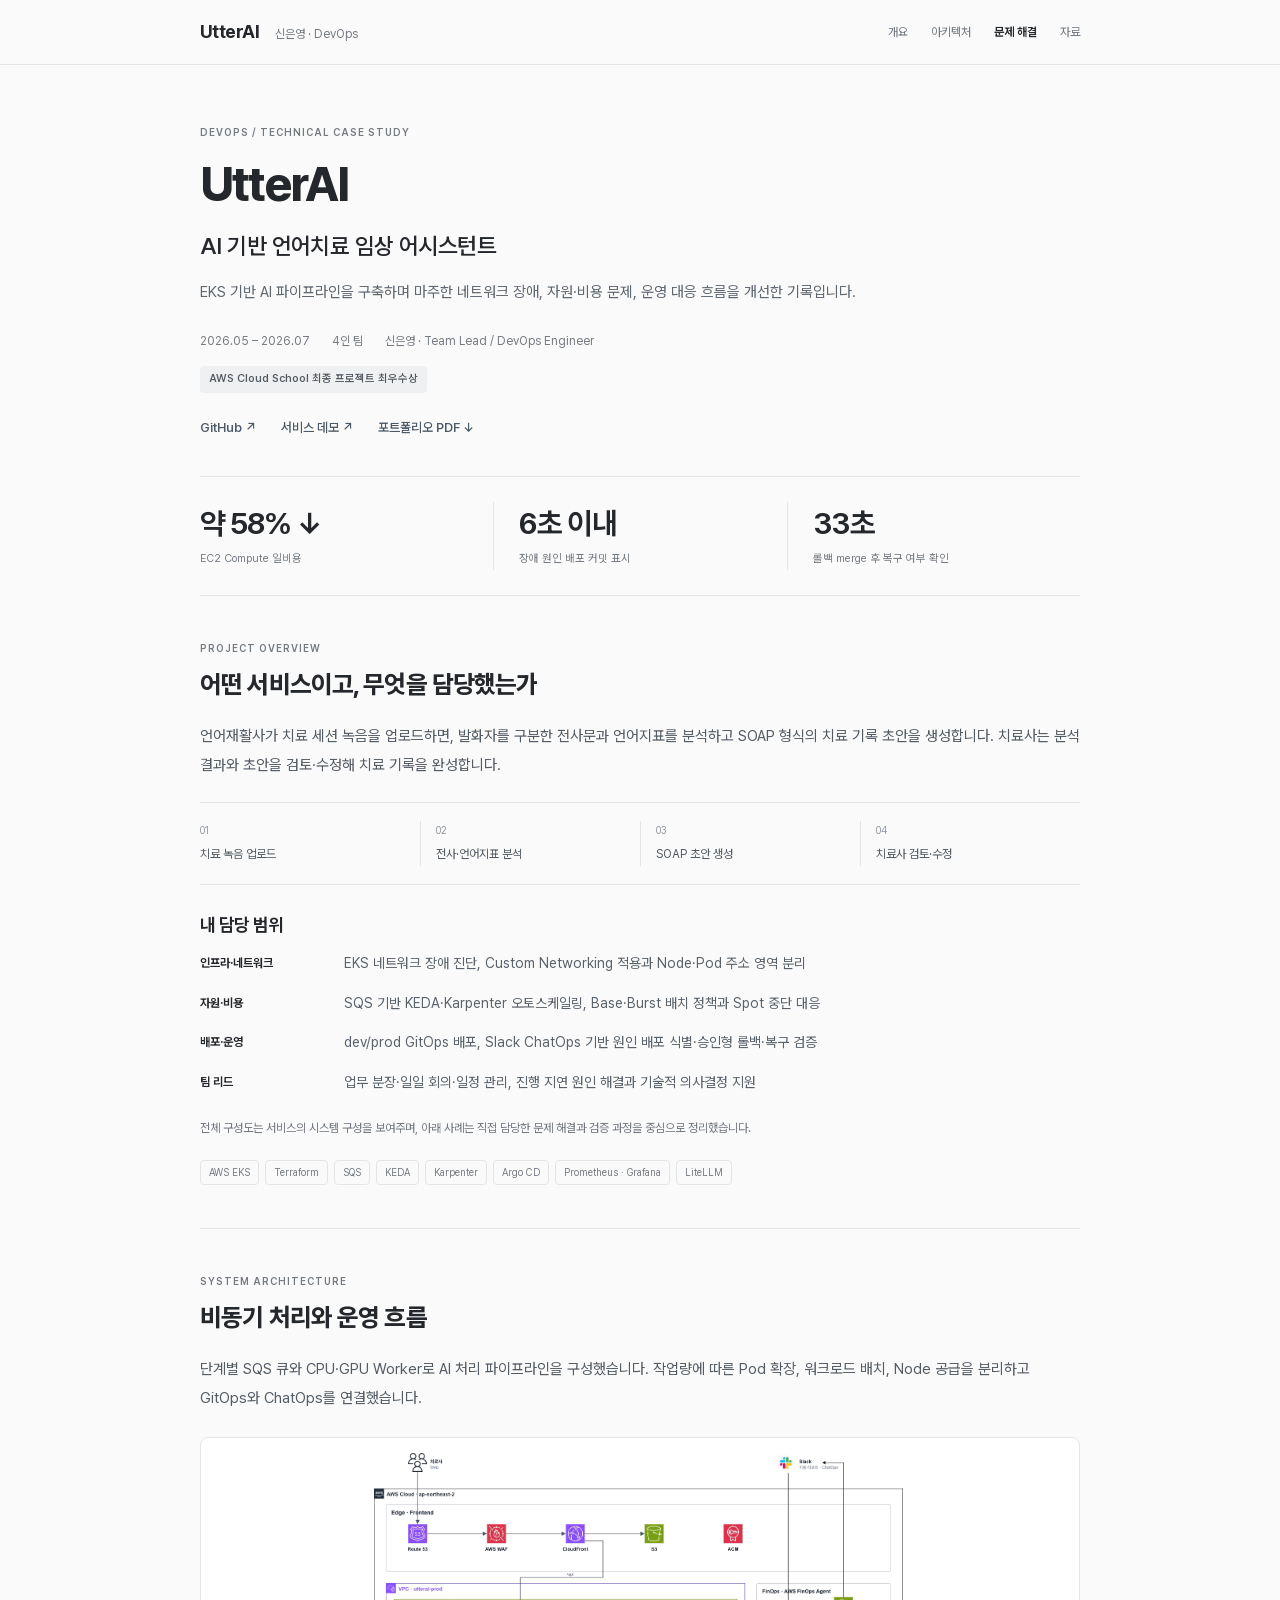
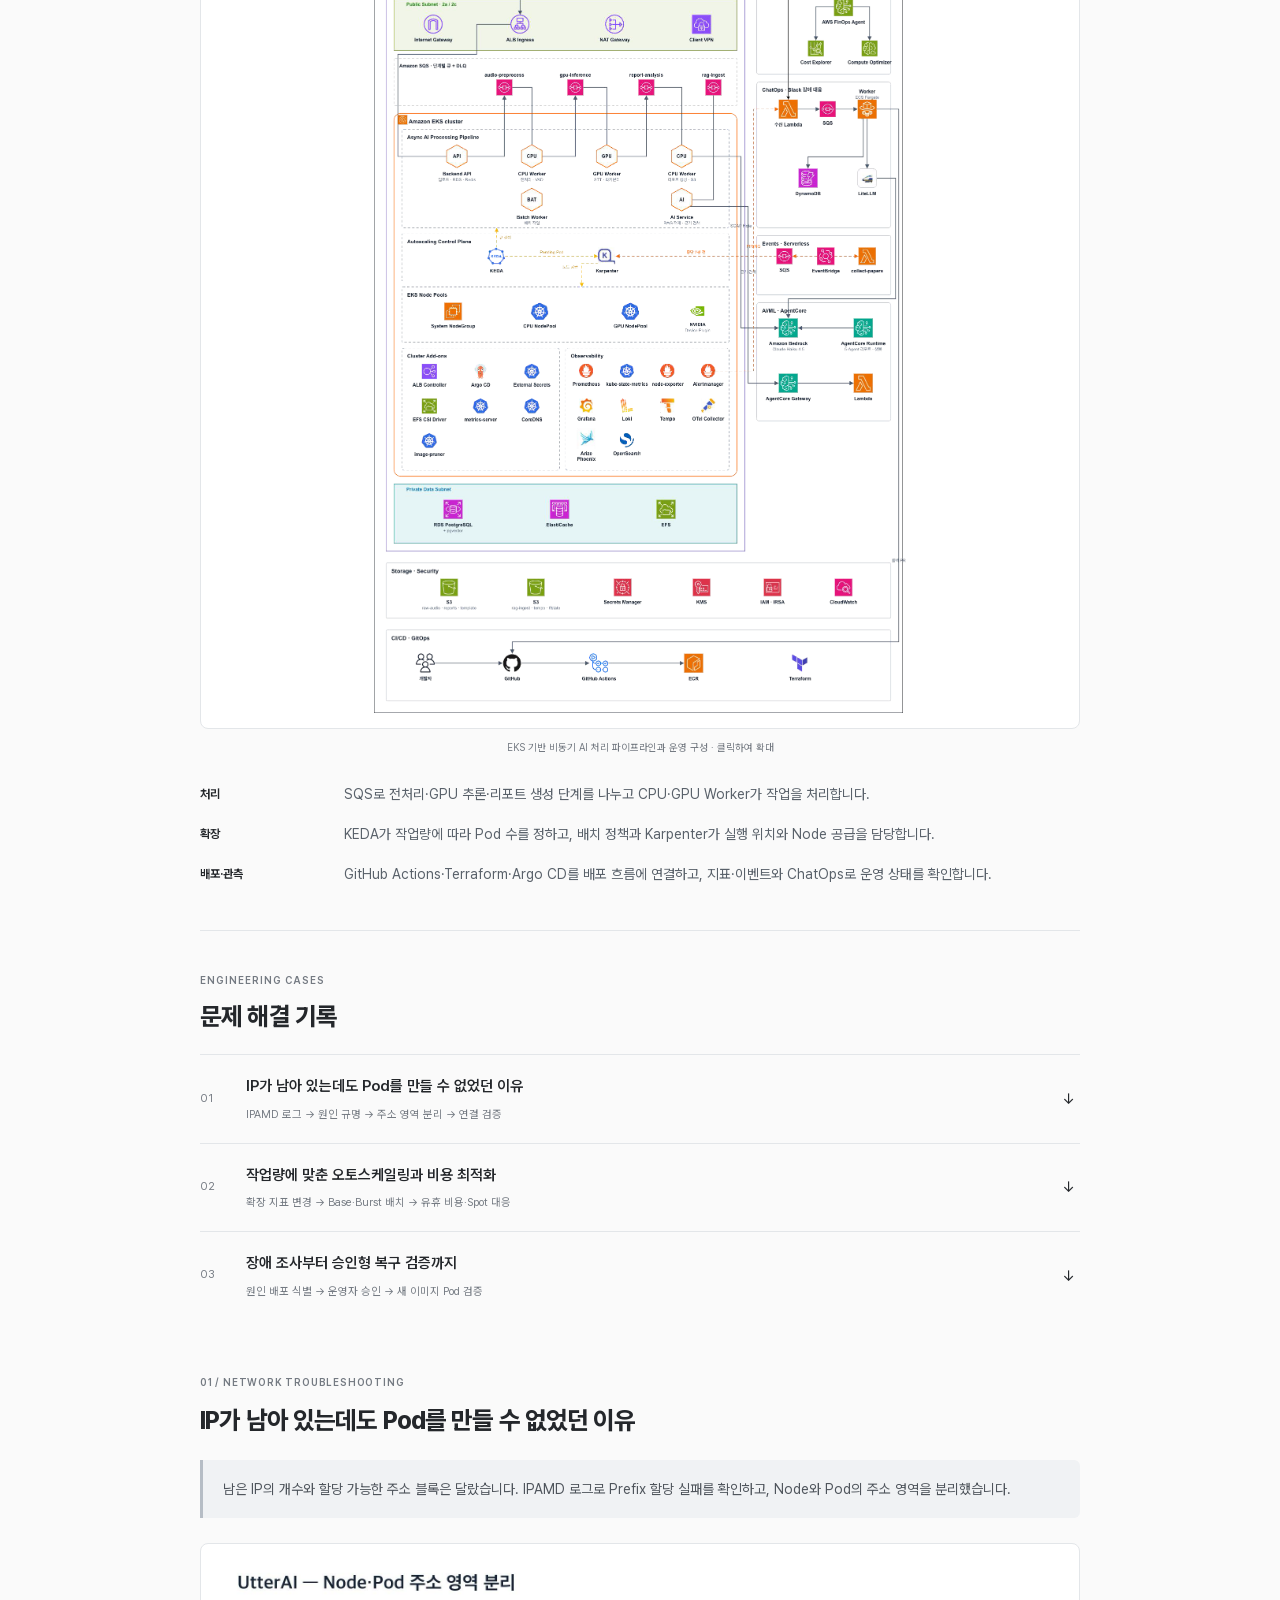
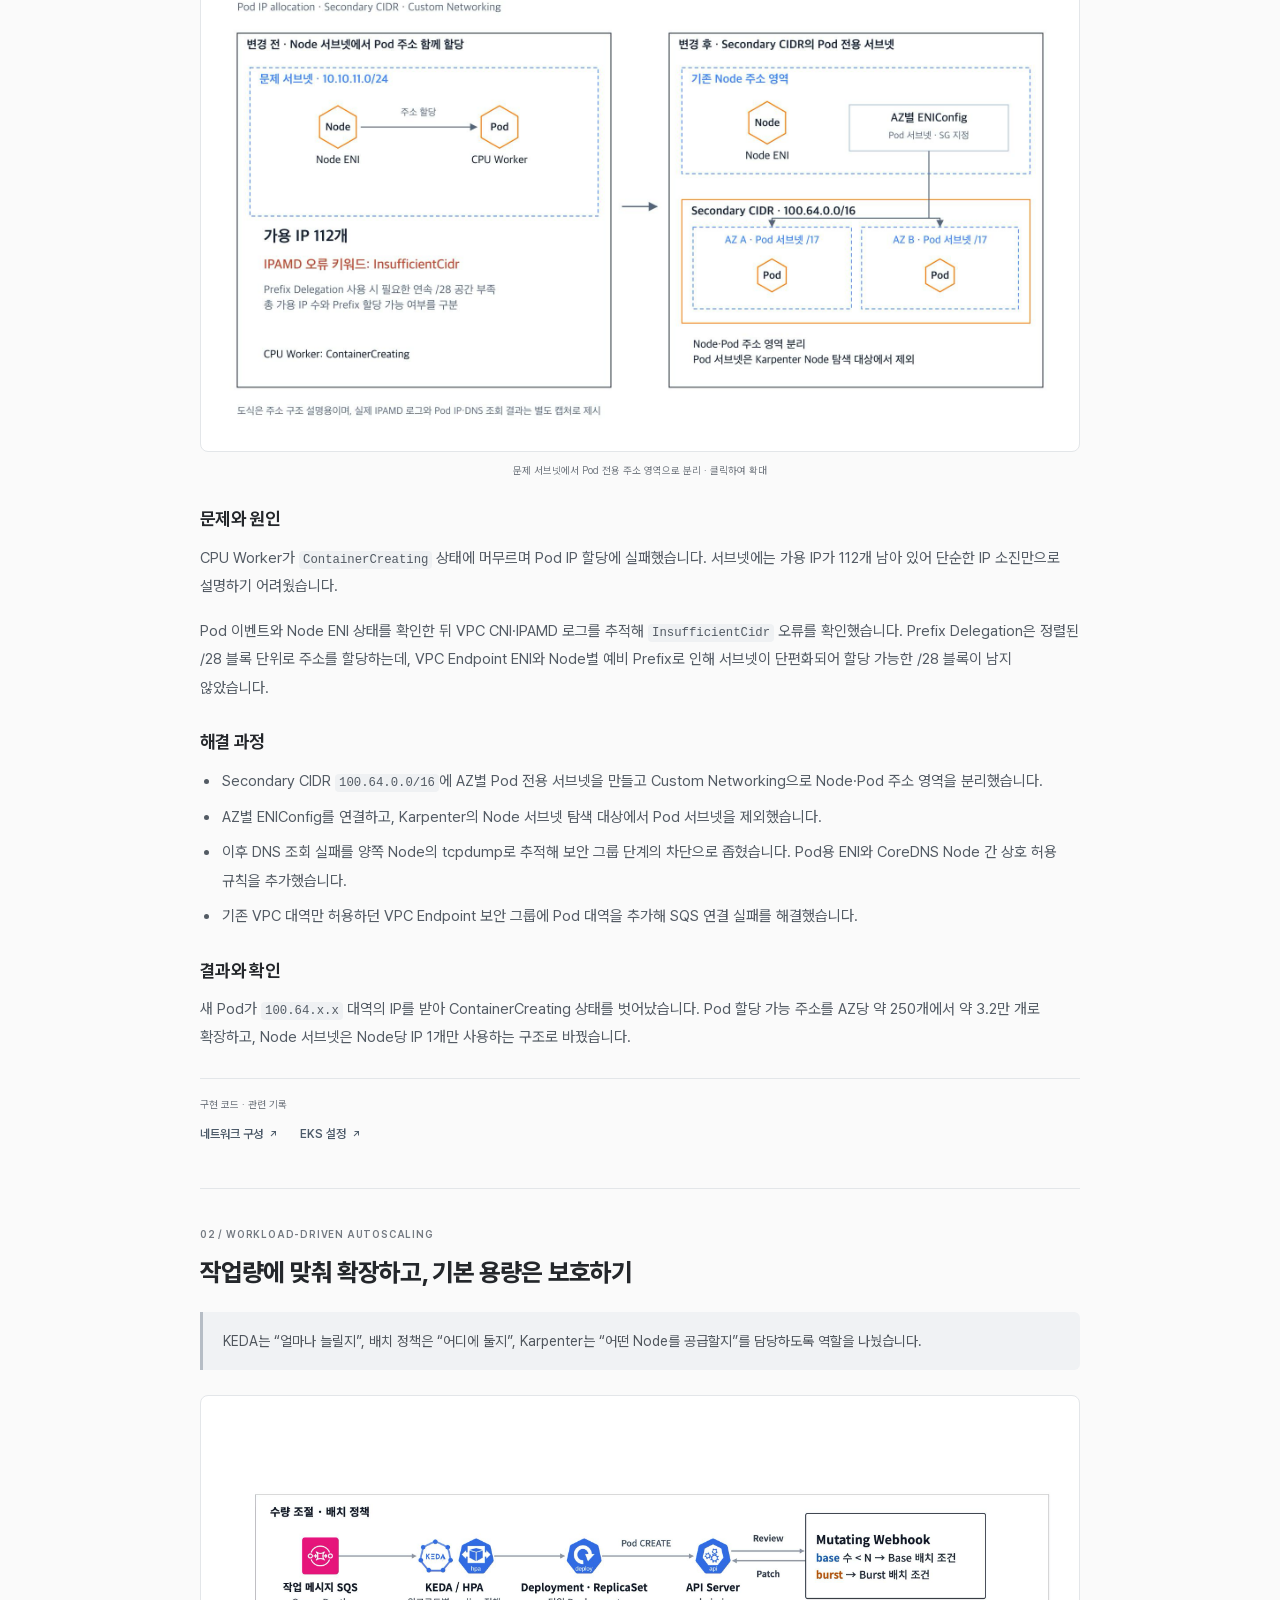
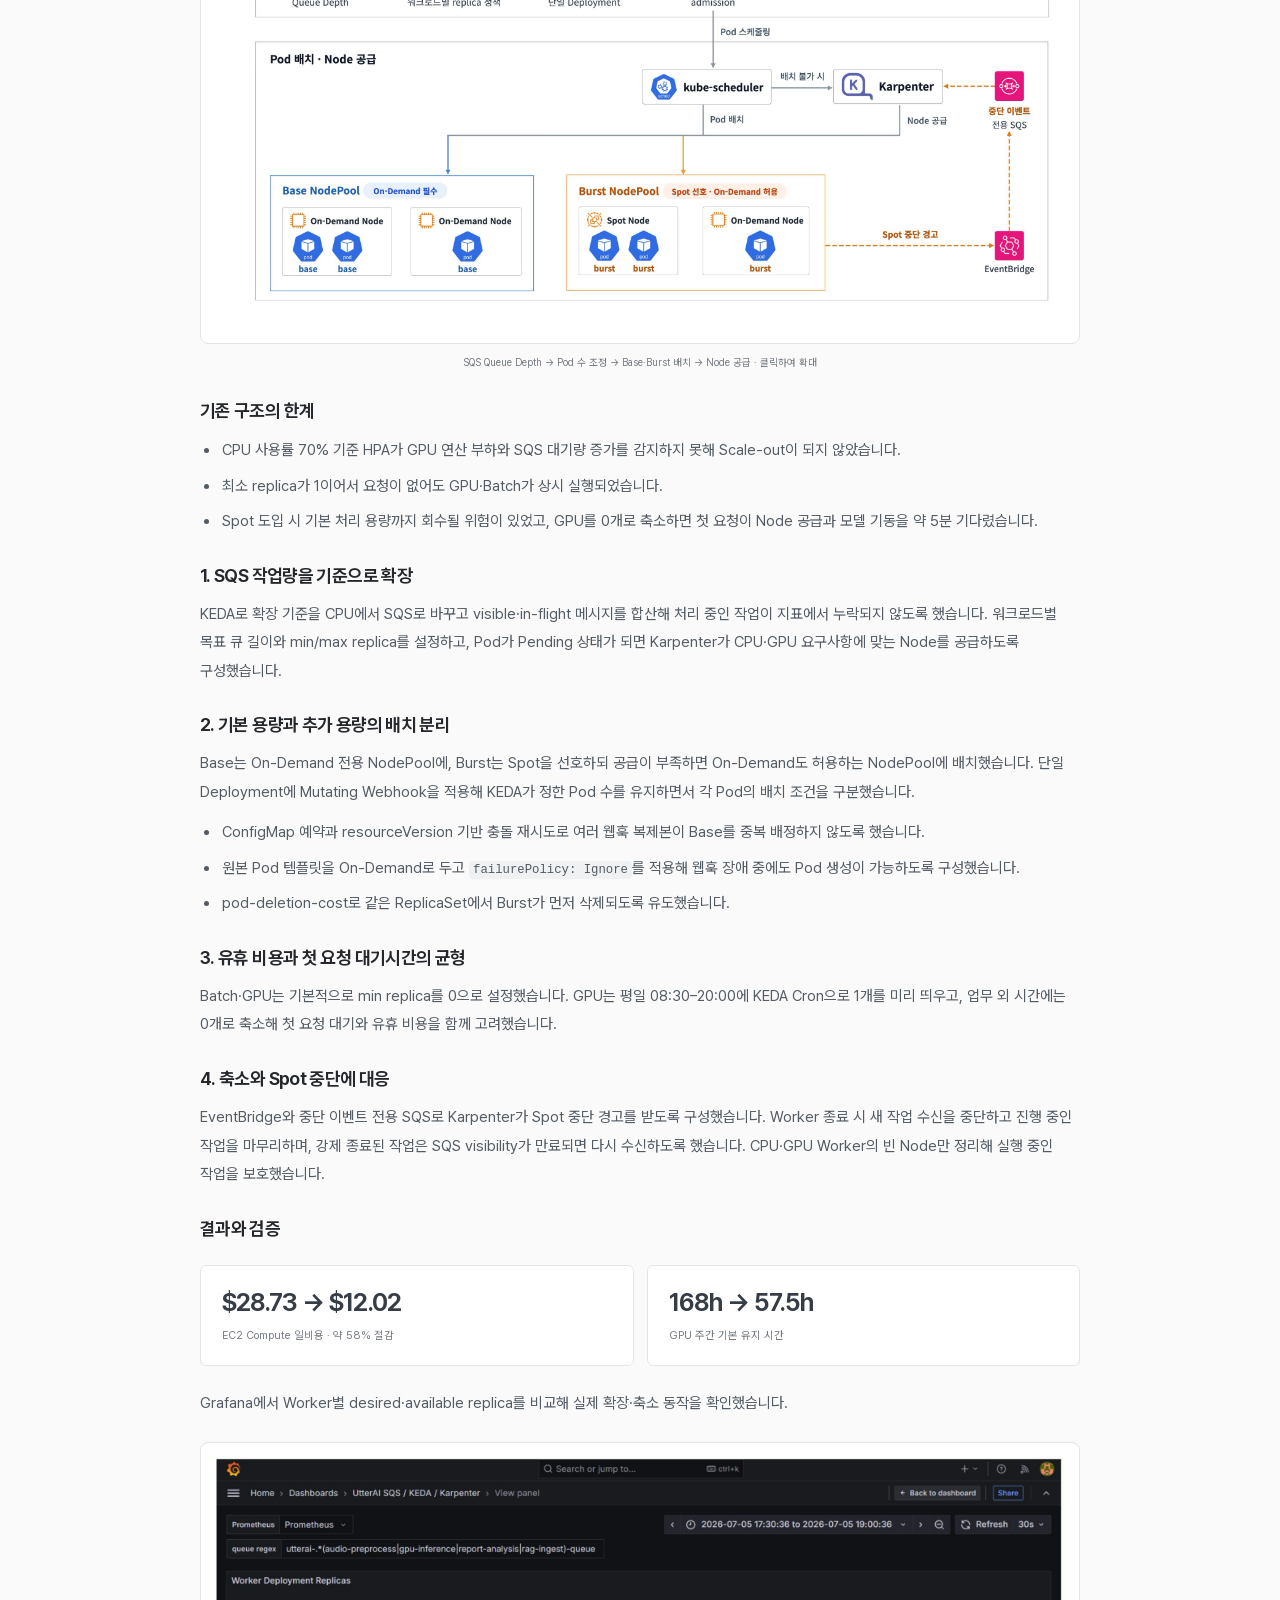
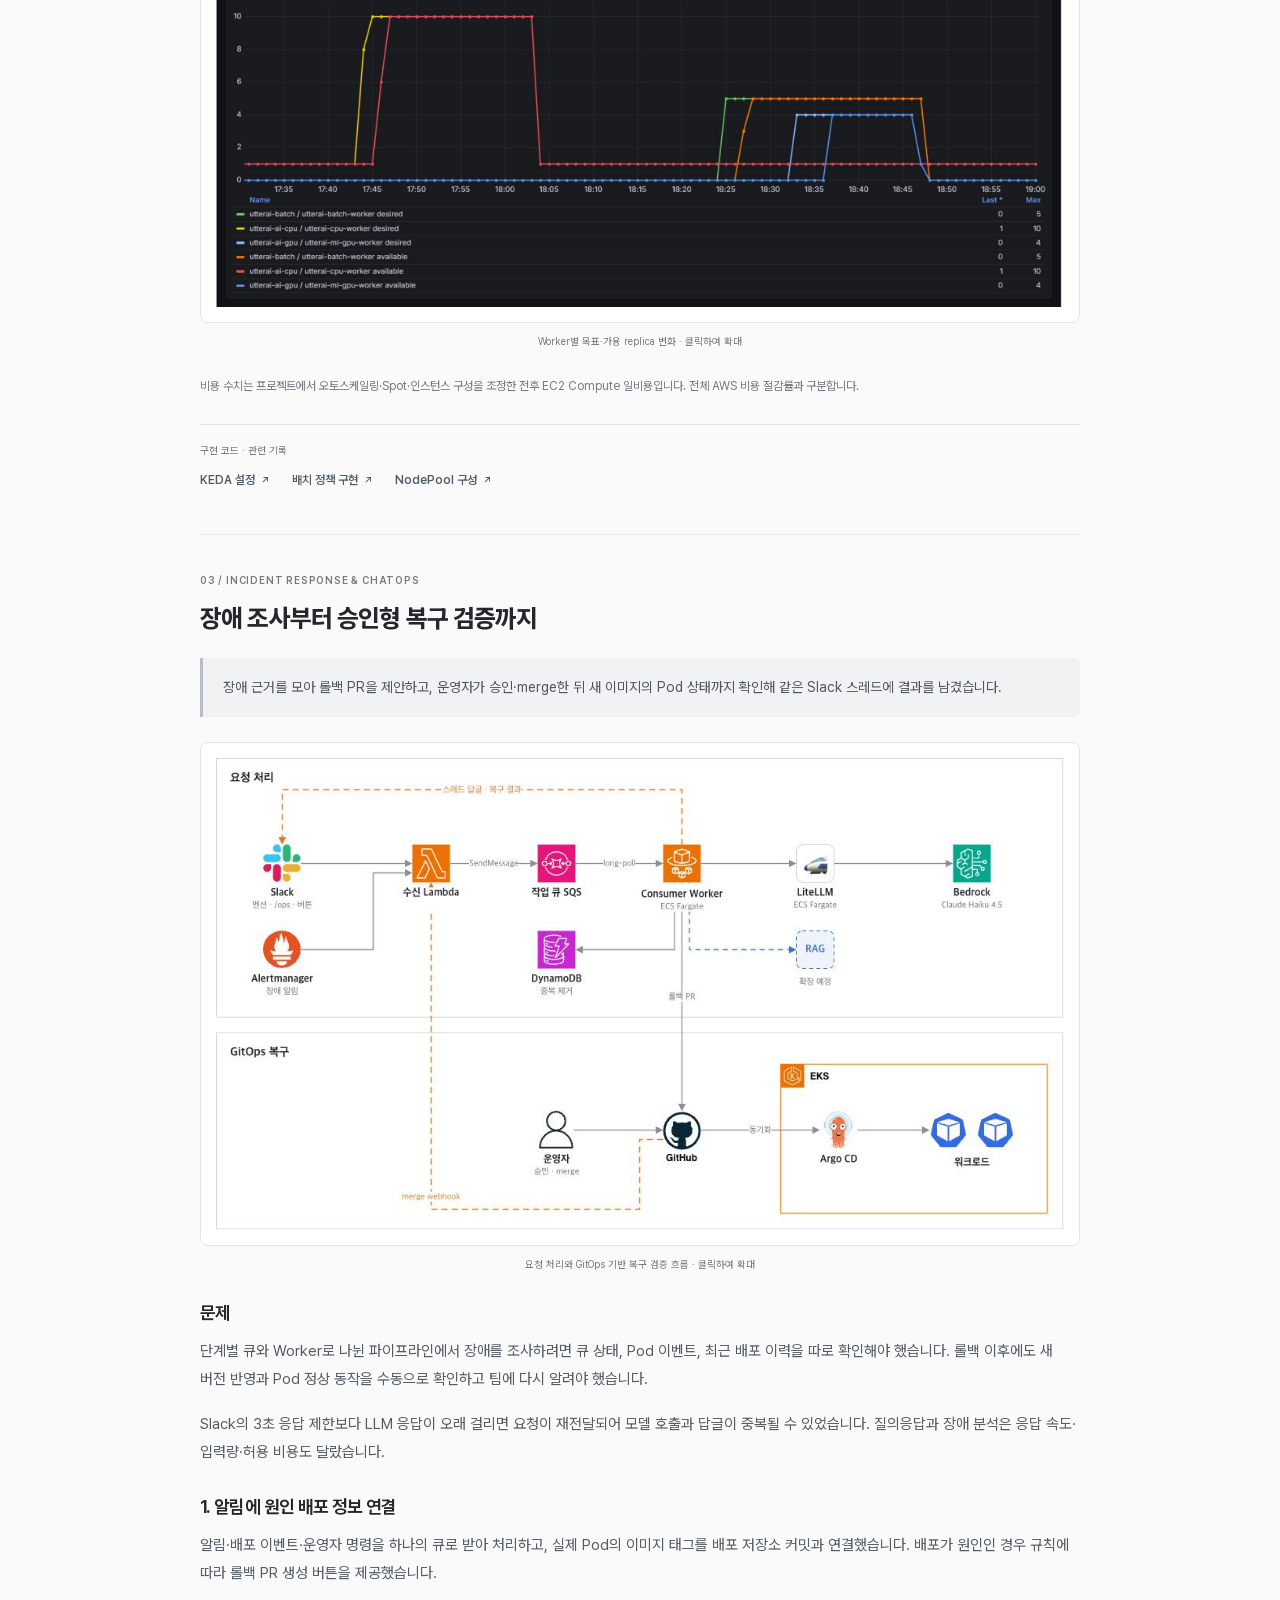
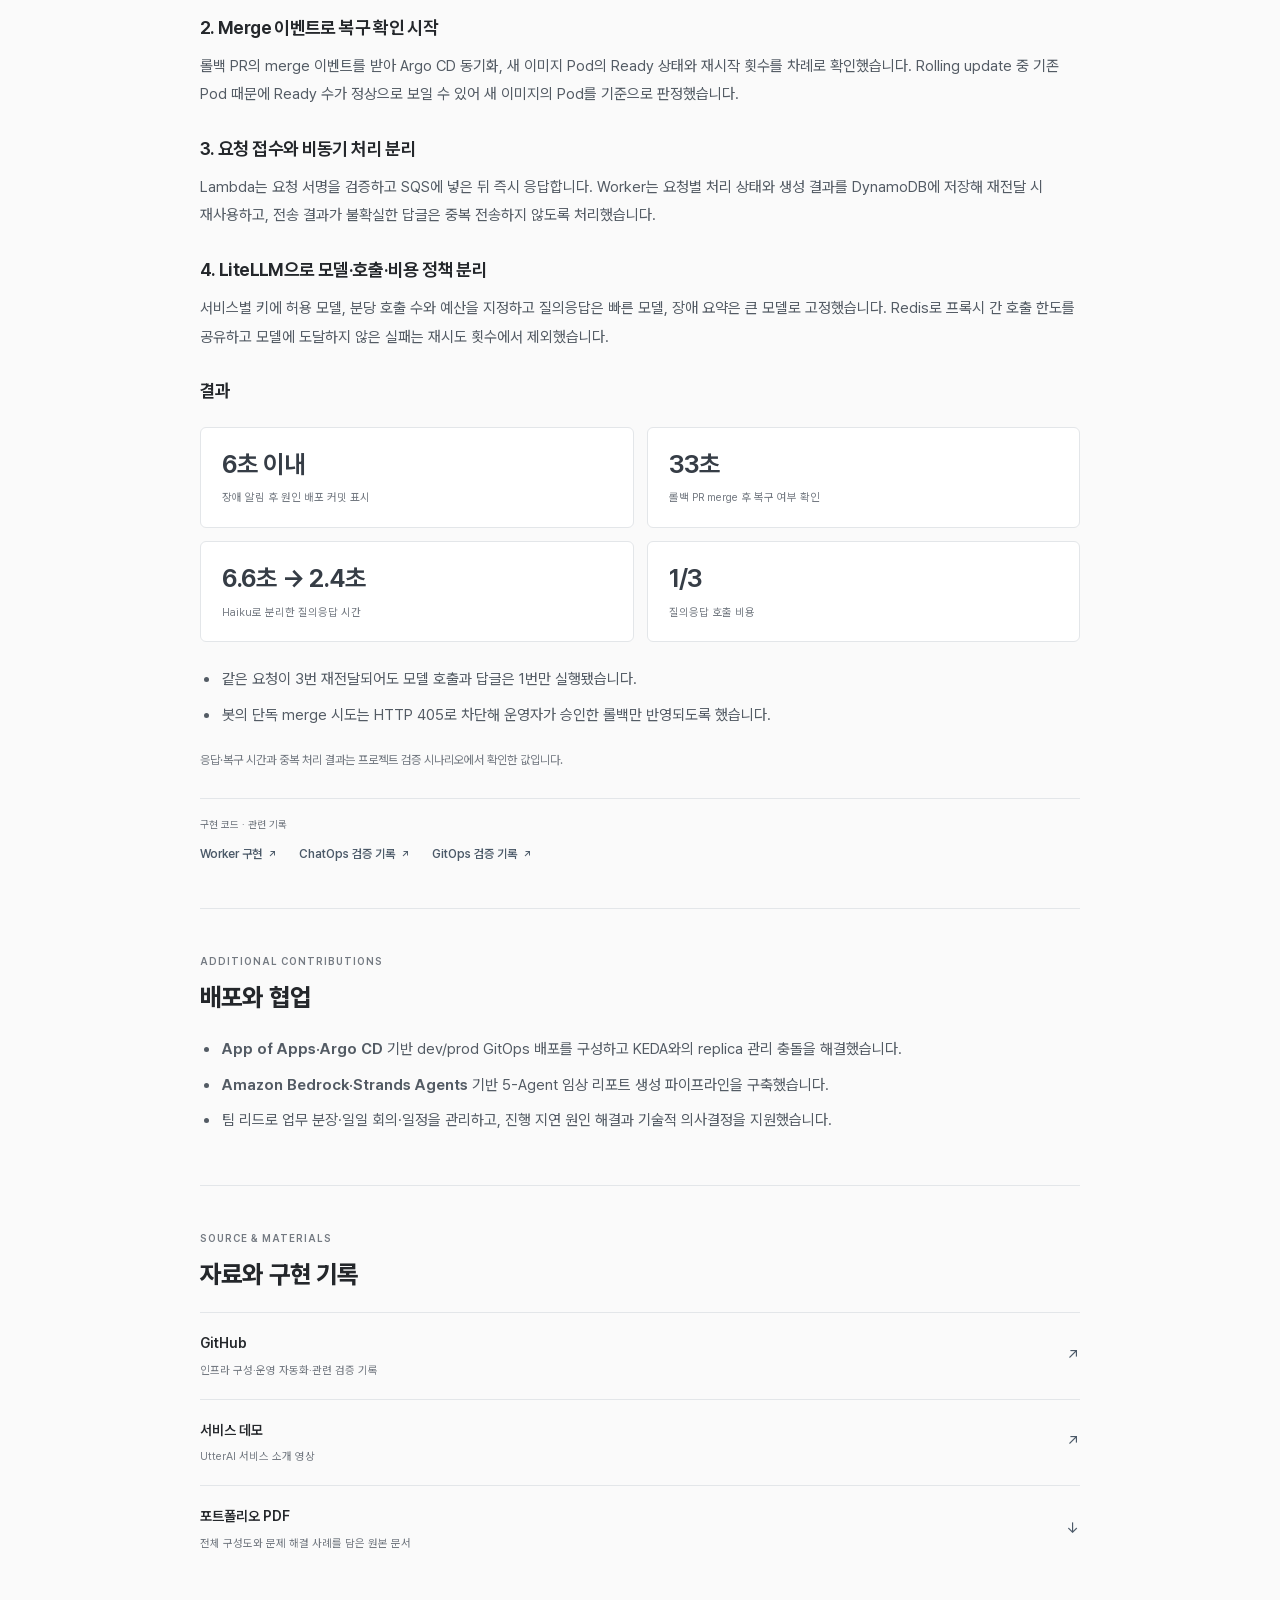
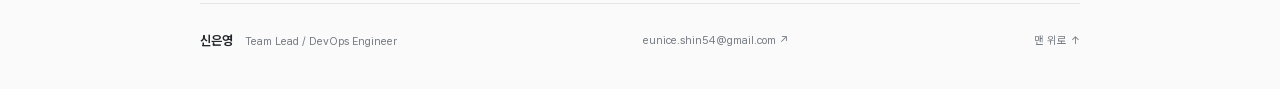
<file: index.html>
<!doctype html>
<html lang="ko"><head><meta charset="utf-8"><meta name="viewport" content="width=device-width,initial-scale=1">
<title>UtterAI 기술 포트폴리오 | 신은영</title><meta name="description" content="EKS 기반 AI 임상 어시스턴트 UtterAI의 네트워크 장애 해결, 큐 기반 오토스케일링과 비용 최적화, Slack ChatOps 구현·검증 기록.">
<meta name="theme-color" content="#fafafa"><meta property="og:type" content="website"><meta property="og:locale" content="ko_KR">
<meta property="og:title" content="UtterAI 기술 포트폴리오 | 신은영"><meta property="og:description" content="EKS 기반 AI 임상 어시스턴트 UtterAI의 네트워크 장애 해결, 큐 기반 오토스케일링과 비용 최적화, Slack ChatOps 구현·검증 기록."><meta property="og:url" content="https://gpffh20.github.io/">
<link rel="canonical" href="https://gpffh20.github.io/"><link rel="icon" type="image/svg+xml" href="/assets/favicon.svg">
<link rel="preload" href="/assets/PretendardVariable.woff2" as="font" type="font/woff2" crossorigin>
<link rel="stylesheet" href="/styles.css?v=132585ccbc"><script src="/site.js?v=99778f6712" defer></script></head>
<body><a class="skip" href="#main">본문으로 건너뛰기</a>
<header class="site-header"><div class="wrap header-inner"><a class="brand" href="/#main">UtterAI<span>신은영 · DevOps</span></a>
<nav class="main-nav" aria-label="목차"><a href="#overview">개요</a><a href="#architecture">아키텍처</a><a href="#cases">문제 해결</a><a href="#resources">자료</a></nav></div></header>
<main class="wrap" id="main"><header class="hero">
  <p class="eyebrow">DEVOPS / TECHNICAL CASE STUDY</p>
  <h1>UtterAI</h1>
  <p class="hero-subtitle">AI 기반 언어치료 임상 어시스턴트</p>
  <p class="hero-description">EKS 기반 AI 파이프라인을 구축하며 마주한 네트워크 장애, 자원·비용 문제, 운영 대응 흐름을 개선한 기록입니다.</p>
  <div class="project-meta"><span>2026.05 – 2026.07</span><span>4인 팀</span><span>신은영 · Team Lead / DevOps Engineer</span></div>
  <div class="award">AWS Cloud School 최종 프로젝트 최우수상</div>
  <div class="hero-links"><a href="https://github.com/UtterAI-aws13/UtterAI_Infra/tree/eunyoung/infra-lab" target="_blank" rel="noopener noreferrer">GitHub ↗</a><a href="https://youtu.be/4a5bOTO9fbY" target="_blank" rel="noopener noreferrer">서비스 데모 ↗</a><a href="/assets/eunice-shin-portfolio.pdf" download="신은영_UtterAI_포트폴리오.pdf">포트폴리오 PDF ↓</a></div>
  <div class="summary-metrics"><a href="#scaling"><strong>약 58% ↓</strong><span>EC2 Compute 일비용</span></a><a href="#chatops"><strong>6초 이내</strong><span>장애 원인 배포 커밋 표시</span></a><a href="#chatops"><strong>33초</strong><span>롤백 merge 후 복구 여부 확인</span></a></div>
</header>

<section class="document-section" id="overview">
  <div class="section-heading"><p class="eyebrow">PROJECT OVERVIEW</p><h2>어떤 서비스이고, 무엇을 담당했는가</h2></div>
  <p>언어재활사가 치료 세션 녹음을 업로드하면, 발화자를 구분한 전사문과 언어지표를 분석하고 SOAP 형식의 치료 기록 초안을 생성합니다. 치료사는 분석 결과와 초안을 검토·수정해 치료 기록을 완성합니다.</p>
  <ol class="service-flow" aria-label="서비스 처리 흐름"><li><span>01</span>치료 녹음 업로드</li><li><span>02</span>전사·언어지표 분석</li><li><span>03</span>SOAP 초안 생성</li><li><span>04</span>치료사 검토·수정</li></ol>
  <h3>내 담당 범위</h3>
  <dl class="role-list"><div><dt>인프라·네트워크</dt><dd>EKS 네트워크 장애 진단, Custom Networking 적용과 Node·Pod 주소 영역 분리</dd></div><div><dt>자원·비용</dt><dd>SQS 기반 KEDA·Karpenter 오토스케일링, Base·Burst 배치 정책과 Spot 중단 대응</dd></div><div><dt>배포·운영</dt><dd>dev/prod GitOps 배포, Slack ChatOps 기반 원인 배포 식별·승인형 롤백·복구 검증</dd></div><div><dt>팀 리드</dt><dd>업무 분장·일일 회의·일정 관리, 진행 지연 원인 해결과 기술적 의사결정 지원</dd></div></dl>
  <p class="scope-note">전체 구성도는 서비스의 시스템 구성을 보여주며, 아래 사례는 직접 담당한 문제 해결과 검증 과정을 중심으로 정리했습니다.</p>
  <div class="tech-stack" aria-label="주요 기술"><span>AWS EKS</span><span>Terraform</span><span>SQS</span><span>KEDA</span><span>Karpenter</span><span>Argo CD</span><span>Prometheus · Grafana</span><span>LiteLLM</span></div>
</section>

<section class="document-section" id="architecture">
  <div class="section-heading"><p class="eyebrow">SYSTEM ARCHITECTURE</p><h2>비동기 처리와 운영 흐름</h2></div>
  <p>단계별 SQS 큐와 CPU·GPU Worker로 AI 처리 파이프라인을 구성했습니다. 작업량에 따른 Pod 확장, 워크로드 배치, Node 공급을 분리하고 GitOps와 ChatOps를 연결했습니다.</p>
  <figure class="figure architecture">
      <button type="button" data-enlarge aria-label="UtterAI 전체 시스템 아키텍처 확대 보기">
        <img src="/assets/utterai-architecture.png" alt="UtterAI 전체 시스템 아키텍처" width="1349" height="2181" loading="lazy">
      </button><figcaption>EKS 기반 비동기 AI 처리 파이프라인과 운영 구성 · 클릭하여 확대</figcaption>
    </figure>
  <dl class="architecture-notes"><div><dt>처리</dt><dd>SQS로 전처리·GPU 추론·리포트 생성 단계를 나누고 CPU·GPU Worker가 작업을 처리합니다.</dd></div><div><dt>확장</dt><dd>KEDA가 작업량에 따라 Pod 수를 정하고, 배치 정책과 Karpenter가 실행 위치와 Node 공급을 담당합니다.</dd></div><div><dt>배포·관측</dt><dd>GitHub Actions·Terraform·Argo CD를 배포 흐름에 연결하고, 지표·이벤트와 ChatOps로 운영 상태를 확인합니다.</dd></div></dl>
</section>

<section class="case-index" id="cases" aria-labelledby="cases-title">
  <p class="eyebrow">ENGINEERING CASES</p><h2 id="cases-title">문제 해결 기록</h2>
  <a href="#network"><span class="case-index-number">01</span><span><strong>IP가 남아 있는데도 Pod를 만들 수 없었던 이유</strong><small>IPAMD 로그 → 원인 규명 → 주소 영역 분리 → 연결 검증</small></span><span aria-hidden="true">↓</span></a>
  <a href="#scaling"><span class="case-index-number">02</span><span><strong>작업량에 맞춘 오토스케일링과 비용 최적화</strong><small>확장 지표 변경 → Base·Burst 배치 → 유휴 비용·Spot 대응</small></span><span aria-hidden="true">↓</span></a>
  <a href="#chatops"><span class="case-index-number">03</span><span><strong>장애 조사부터 승인형 복구 검증까지</strong><small>원인 배포 식별 → 운영자 승인 → 새 이미지 Pod 검증</small></span><span aria-hidden="true">↓</span></a>
</section>

<section class="case-study" id="network"><div class="section-number">01 / NETWORK TROUBLESHOOTING</div><h2>IP가 남아 있는데도 Pod를 만들 수 없었던 이유</h2><div class="callout">남은 IP의 개수와 할당 가능한 주소 블록은 달랐습니다. IPAMD 로그로 Prefix 할당 실패를 확인하고, Node와 Pod의 주소 영역을 분리했습니다.</div>
<figure class="figure "><button type="button" data-enlarge aria-label="변경 전 Node·Pod 공유 서브넷과 변경 후 Secondary CIDR 기반 Pod 전용 서브넷 비교 확대 보기"><img src="/assets/network-isolation.png" alt="변경 전 Node·Pod 공유 서브넷과 변경 후 Secondary CIDR 기반 Pod 전용 서브넷 비교" width="1920" height="1080" loading="lazy"></button><figcaption>문제 서브넷에서 Pod 전용 주소 영역으로 분리 · 클릭하여 확대</figcaption></figure>
<h3>문제와 원인</h3><p>CPU Worker가 <code>ContainerCreating</code> 상태에 머무르며 Pod IP 할당에 실패했습니다. 서브넷에는 가용 IP가 112개 남아 있어 단순한 IP 소진만으로 설명하기 어려웠습니다.</p><p>Pod 이벤트와 Node ENI 상태를 확인한 뒤 VPC CNI·IPAMD 로그를 추적해 <code>InsufficientCidr</code> 오류를 확인했습니다. Prefix Delegation은 정렬된 /28 블록 단위로 주소를 할당하는데, VPC Endpoint ENI와 Node별 예비 Prefix로 인해 서브넷이 단편화되어 할당 가능한 /28 블록이 남지 않았습니다.</p>
<h3>해결 과정</h3><ul><li>Secondary CIDR <code>100.64.0.0/16</code>에 AZ별 Pod 전용 서브넷을 만들고 Custom Networking으로 Node·Pod 주소 영역을 분리했습니다.</li><li>AZ별 ENIConfig를 연결하고, Karpenter의 Node 서브넷 탐색 대상에서 Pod 서브넷을 제외했습니다.</li><li>이후 DNS 조회 실패를 양쪽 Node의 tcpdump로 추적해 보안 그룹 단계의 차단으로 좁혔습니다. Pod용 ENI와 CoreDNS Node 간 상호 허용 규칙을 추가했습니다.</li><li>기존 VPC 대역만 허용하던 VPC Endpoint 보안 그룹에 Pod 대역을 추가해 SQS 연결 실패를 해결했습니다.</li></ul>
<h3>결과와 확인</h3><p>새 Pod가 <code>100.64.x.x</code> 대역의 IP를 받아 ContainerCreating 상태를 벗어났습니다. Pod 할당 가능 주소를 AZ당 약 250개에서 약 3.2만 개로 확장하고, Node 서브넷은 Node당 IP 1개만 사용하는 구조로 바꿨습니다.</p><aside class="code-links" aria-label="구현 코드 · 관련 기록"><span>구현 코드 · 관련 기록</span><div><a href="https://github.com/UtterAI-aws13/UtterAI_Infra/blob/eunyoung/infra-lab/terraform/environments/prod/01-network/main.tf" target="_blank" rel="noopener noreferrer">네트워크 구성 <span aria-hidden="true">↗</span></a><a href="https://github.com/UtterAI-aws13/UtterAI_Infra/blob/eunyoung/infra-lab/terraform/environments/prod/02-eks/main.tf" target="_blank" rel="noopener noreferrer">EKS 설정 <span aria-hidden="true">↗</span></a></div></aside></section>

<section class="case-study" id="scaling"><div class="section-number">02 / WORKLOAD-DRIVEN AUTOSCALING</div><h2>작업량에 맞춰 확장하고, 기본 용량은 보호하기</h2><div class="callout">KEDA는 “얼마나 늘릴지”, 배치 정책은 “어디에 둘지”, Karpenter는 “어떤 Node를 공급할지”를 담당하도록 역할을 나눴습니다.</div>
<figure class="figure "><button type="button" data-enlarge aria-label="SQS 작업량 기반 KEDA 스케일링과 Mutating Webhook의 Base·Burst 배치, Karpenter Node 공급 흐름 확대 보기"><img src="/assets/autoscaling.png" alt="SQS 작업량 기반 KEDA 스케일링과 Mutating Webhook의 Base·Burst 배치, Karpenter Node 공급 흐름" width="2764" height="1684" loading="lazy"></button><figcaption>SQS Queue Depth → Pod 수 조정 → Base·Burst 배치 → Node 공급 · 클릭하여 확대</figcaption></figure>
<h3>기존 구조의 한계</h3><ul><li>CPU 사용률 70% 기준 HPA가 GPU 연산 부하와 SQS 대기량 증가를 감지하지 못해 Scale-out이 되지 않았습니다.</li><li>최소 replica가 1이어서 요청이 없어도 GPU·Batch가 상시 실행되었습니다.</li><li>Spot 도입 시 기본 처리 용량까지 회수될 위험이 있었고, GPU를 0개로 축소하면 첫 요청이 Node 공급과 모델 기동을 약 5분 기다렸습니다.</li></ul>
<h3>1. SQS 작업량을 기준으로 확장</h3><p>KEDA로 확장 기준을 CPU에서 SQS로 바꾸고 visible·in-flight 메시지를 합산해 처리 중인 작업이 지표에서 누락되지 않도록 했습니다. 워크로드별 목표 큐 길이와 min/max replica를 설정하고, Pod가 Pending 상태가 되면 Karpenter가 CPU·GPU 요구사항에 맞는 Node를 공급하도록 구성했습니다.</p>
<h3>2. 기본 용량과 추가 용량의 배치 분리</h3><p>Base는 On-Demand 전용 NodePool에, Burst는 Spot을 선호하되 공급이 부족하면 On-Demand도 허용하는 NodePool에 배치했습니다. 단일 Deployment에 Mutating Webhook을 적용해 KEDA가 정한 Pod 수를 유지하면서 각 Pod의 배치 조건을 구분했습니다.</p><ul><li>ConfigMap 예약과 resourceVersion 기반 충돌 재시도로 여러 웹훅 복제본이 Base를 중복 배정하지 않도록 했습니다.</li><li>원본 Pod 템플릿을 On-Demand로 두고 <code>failurePolicy: Ignore</code>를 적용해 웹훅 장애 중에도 Pod 생성이 가능하도록 구성했습니다.</li><li>pod-deletion-cost로 같은 ReplicaSet에서 Burst가 먼저 삭제되도록 유도했습니다.</li></ul>
<h3>3. 유휴 비용과 첫 요청 대기시간의 균형</h3><p>Batch·GPU는 기본적으로 min replica를 0으로 설정했습니다. GPU는 평일 08:30–20:00에 KEDA Cron으로 1개를 미리 띄우고, 업무 외 시간에는 0개로 축소해 첫 요청 대기와 유휴 비용을 함께 고려했습니다.</p>
<h3>4. 축소와 Spot 중단에 대응</h3><p>EventBridge와 중단 이벤트 전용 SQS로 Karpenter가 Spot 중단 경고를 받도록 구성했습니다. Worker 종료 시 새 작업 수신을 중단하고 진행 중인 작업을 마무리하며, 강제 종료된 작업은 SQS visibility가 만료되면 다시 수신하도록 했습니다. CPU·GPU Worker의 빈 Node만 정리해 실행 중인 작업을 보호했습니다.</p>
<h3>결과와 검증</h3><div class="results"><div class="result"><strong>$28.73 → $12.02</strong><span>EC2 Compute 일비용 · 약 58% 절감</span></div><div class="result"><strong>168h → 57.5h</strong><span>GPU 주간 기본 유지 시간</span></div></div><p>Grafana에서 Worker별 desired·available replica를 비교해 실제 확장·축소 동작을 확인했습니다.</p><figure class="figure "><button type="button" data-enlarge aria-label="Grafana에 기록된 Worker별 목표 replica와 가용 replica 변화 확대 보기"><img src="/assets/grafana-scaling.png" alt="Grafana에 기록된 Worker별 목표 replica와 가용 replica 변화" width="2092" height="1108" loading="lazy"></button><figcaption>Worker별 목표·가용 replica 변화 · 클릭하여 확대</figcaption></figure>
<p class="evidence-note">비용 수치는 프로젝트에서 오토스케일링·Spot·인스턴스 구성을 조정한 전후 EC2 Compute 일비용입니다. 전체 AWS 비용 절감률과 구분합니다.</p><aside class="code-links" aria-label="구현 코드 · 관련 기록"><span>구현 코드 · 관련 기록</span><div><a href="https://github.com/UtterAI-aws13/UtterAI_Infra/tree/eunyoung/infra-lab/k8s/apps/ai-worker/overlays/prod" target="_blank" rel="noopener noreferrer">KEDA 설정 <span aria-hidden="true">↗</span></a><a href="https://github.com/UtterAI-aws13/UtterAI_Infra/blob/eunyoung/infra-lab/components/capacity-policy/policy.py" target="_blank" rel="noopener noreferrer">배치 정책 구현 <span aria-hidden="true">↗</span></a><a href="https://github.com/UtterAI-aws13/UtterAI_Infra/blob/eunyoung/infra-lab/k8s/platform/karpenter/base/nodepools.yaml" target="_blank" rel="noopener noreferrer">NodePool 구성 <span aria-hidden="true">↗</span></a></div></aside></section>

<section class="case-study" id="chatops"><div class="section-number">03 / INCIDENT RESPONSE & CHATOPS</div><h2>장애 조사부터 승인형 복구 검증까지</h2><div class="callout">장애 근거를 모아 롤백 PR을 제안하고, 운영자가 승인·merge한 뒤 새 이미지의 Pod 상태까지 확인해 같은 Slack 스레드에 결과를 남겼습니다.</div>
<figure class="figure "><button type="button" data-enlarge aria-label="Slack·Lambda·SQS·ECS Worker·LiteLLM과 GitHub·Argo CD를 연결한 ChatOps 구조 확대 보기"><img src="/assets/chatops.png" alt="Slack·Lambda·SQS·ECS Worker·LiteLLM과 GitHub·Argo CD를 연결한 ChatOps 구조" width="1082" height="602" loading="lazy"></button><figcaption>요청 처리와 GitOps 기반 복구 검증 흐름 · 클릭하여 확대</figcaption></figure>
<h3>문제</h3><p>단계별 큐와 Worker로 나뉜 파이프라인에서 장애를 조사하려면 큐 상태, Pod 이벤트, 최근 배포 이력을 따로 확인해야 했습니다. 롤백 이후에도 새 버전 반영과 Pod 정상 동작을 수동으로 확인하고 팀에 다시 알려야 했습니다.</p><p>Slack의 3초 응답 제한보다 LLM 응답이 오래 걸리면 요청이 재전달되어 모델 호출과 답글이 중복될 수 있었습니다. 질의응답과 장애 분석은 응답 속도·입력량·허용 비용도 달랐습니다.</p>
<h3>1. 알림에 원인 배포 정보 연결</h3><p>알림·배포 이벤트·운영자 명령을 하나의 큐로 받아 처리하고, 실제 Pod의 이미지 태그를 배포 저장소 커밋과 연결했습니다. 배포가 원인인 경우 규칙에 따라 롤백 PR 생성 버튼을 제공했습니다.</p>
<h3>2. Merge 이벤트로 복구 확인 시작</h3><p>롤백 PR의 merge 이벤트를 받아 Argo CD 동기화, 새 이미지 Pod의 Ready 상태와 재시작 횟수를 차례로 확인했습니다. Rolling update 중 기존 Pod 때문에 Ready 수가 정상으로 보일 수 있어 새 이미지의 Pod를 기준으로 판정했습니다.</p>
<h3>3. 요청 접수와 비동기 처리 분리</h3><p>Lambda는 요청 서명을 검증하고 SQS에 넣은 뒤 즉시 응답합니다. Worker는 요청별 처리 상태와 생성 결과를 DynamoDB에 저장해 재전달 시 재사용하고, 전송 결과가 불확실한 답글은 중복 전송하지 않도록 처리했습니다.</p>
<h3>4. LiteLLM으로 모델·호출·비용 정책 분리</h3><p>서비스별 키에 허용 모델, 분당 호출 수와 예산을 지정하고 질의응답은 빠른 모델, 장애 요약은 큰 모델로 고정했습니다. Redis로 프록시 간 호출 한도를 공유하고 모델에 도달하지 않은 실패는 재시도 횟수에서 제외했습니다.</p>
<h3>결과</h3><div class="results"><div class="result"><strong>6초 이내</strong><span>장애 알림 후 원인 배포 커밋 표시</span></div><div class="result"><strong>33초</strong><span>롤백 PR merge 후 복구 여부 확인</span></div><div class="result"><strong>6.6초 → 2.4초</strong><span>Haiku로 분리한 질의응답 시간</span></div><div class="result"><strong>1/3</strong><span>질의응답 호출 비용</span></div></div><ul><li>같은 요청이 3번 재전달되어도 모델 호출과 답글은 1번만 실행됐습니다.</li><li>봇의 단독 merge 시도는 HTTP 405로 차단해 운영자가 승인한 롤백만 반영되도록 했습니다.</li></ul><p class="evidence-note">응답·복구 시간과 중복 처리 결과는 프로젝트 검증 시나리오에서 확인한 값입니다.</p><aside class="code-links" aria-label="구현 코드 · 관련 기록"><span>구현 코드 · 관련 기록</span><div><a href="https://github.com/UtterAI-aws13/UtterAI_Infra/tree/eunyoung/infra-lab/components/slack-llm-worker/slack_worker" target="_blank" rel="noopener noreferrer">Worker 구현 <span aria-hidden="true">↗</span></a><a href="https://github.com/UtterAI-aws13/UtterAI_Infra/blob/eunyoung/infra-lab/components/slack-llm-worker/docs/chatops-verification.md" target="_blank" rel="noopener noreferrer">ChatOps 검증 기록 <span aria-hidden="true">↗</span></a><a href="https://github.com/UtterAI-aws13/UtterAI_Infra/blob/eunyoung/infra-lab/components/slack-llm-worker/evidence/gitops-e2e.json" target="_blank" rel="noopener noreferrer">GitOps 검증 기록 <span aria-hidden="true">↗</span></a></div></aside></section>



<section class="document-section" id="delivery">
  <div class="section-heading"><p class="eyebrow">ADDITIONAL CONTRIBUTIONS</p><h2>배포와 협업</h2></div>
  <ul><li><strong>App of Apps·Argo CD</strong> 기반 dev/prod GitOps 배포를 구성하고 KEDA와의 replica 관리 충돌을 해결했습니다.</li><li><strong>Amazon Bedrock·Strands Agents</strong> 기반 5-Agent 임상 리포트 생성 파이프라인을 구축했습니다.</li><li>팀 리드로 업무 분장·일일 회의·일정을 관리하고, 진행 지연 원인 해결과 기술적 의사결정을 지원했습니다.</li></ul>
</section>

<section class="document-section resources" id="resources">
  <div class="section-heading"><p class="eyebrow">SOURCE & MATERIALS</p><h2>자료와 구현 기록</h2></div>
  <a class="resource-row" href="https://github.com/UtterAI-aws13/UtterAI_Infra/tree/eunyoung/infra-lab" target="_blank" rel="noopener noreferrer"><span><strong>GitHub</strong><small>인프라 구성·운영 자동화·관련 검증 기록</small></span><span aria-hidden="true">↗</span></a>
  <a class="resource-row" href="https://youtu.be/4a5bOTO9fbY" target="_blank" rel="noopener noreferrer"><span><strong>서비스 데모</strong><small>UtterAI 서비스 소개 영상</small></span><span aria-hidden="true">↗</span></a>
  <a class="resource-row" href="/assets/eunice-shin-portfolio.pdf" download="신은영_UtterAI_포트폴리오.pdf"><span><strong>포트폴리오 PDF</strong><small>전체 구성도와 문제 해결 사례를 담은 원본 문서</small></span><span aria-hidden="true">↓</span></a>
</section>
</main>
<footer class="wrap footer"><div><strong>신은영</strong><span>Team Lead / DevOps Engineer</span></div><a href="mailto:eunice.shin54@gmail.com">eunice.shin54@gmail.com ↗</a><a href="#main">맨 위로 ↑</a></footer>
<dialog class="lightbox" id="image-dialog" aria-label="이미지 확대 보기"><button type="button" class="lightbox-close" aria-label="이미지 닫기">닫기 ×</button><img alt=""></dialog>
</body></html>
</file>
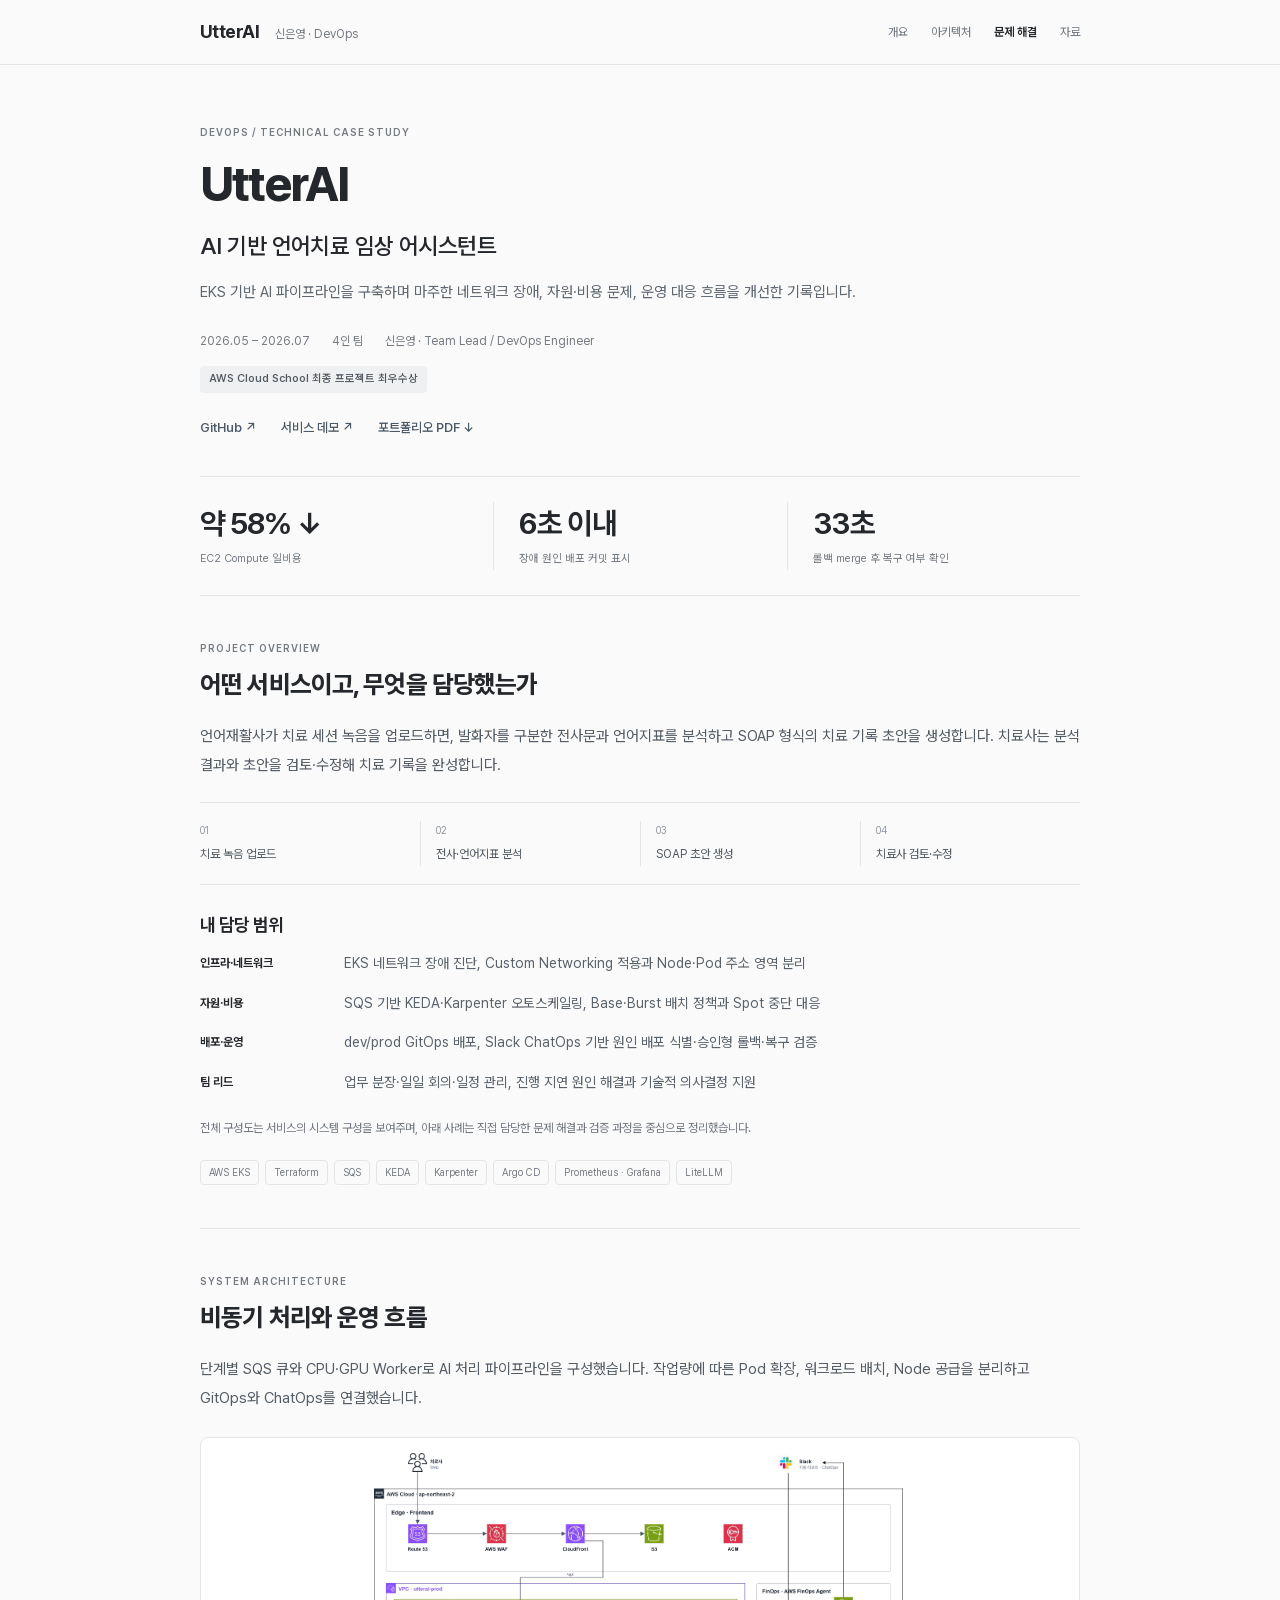
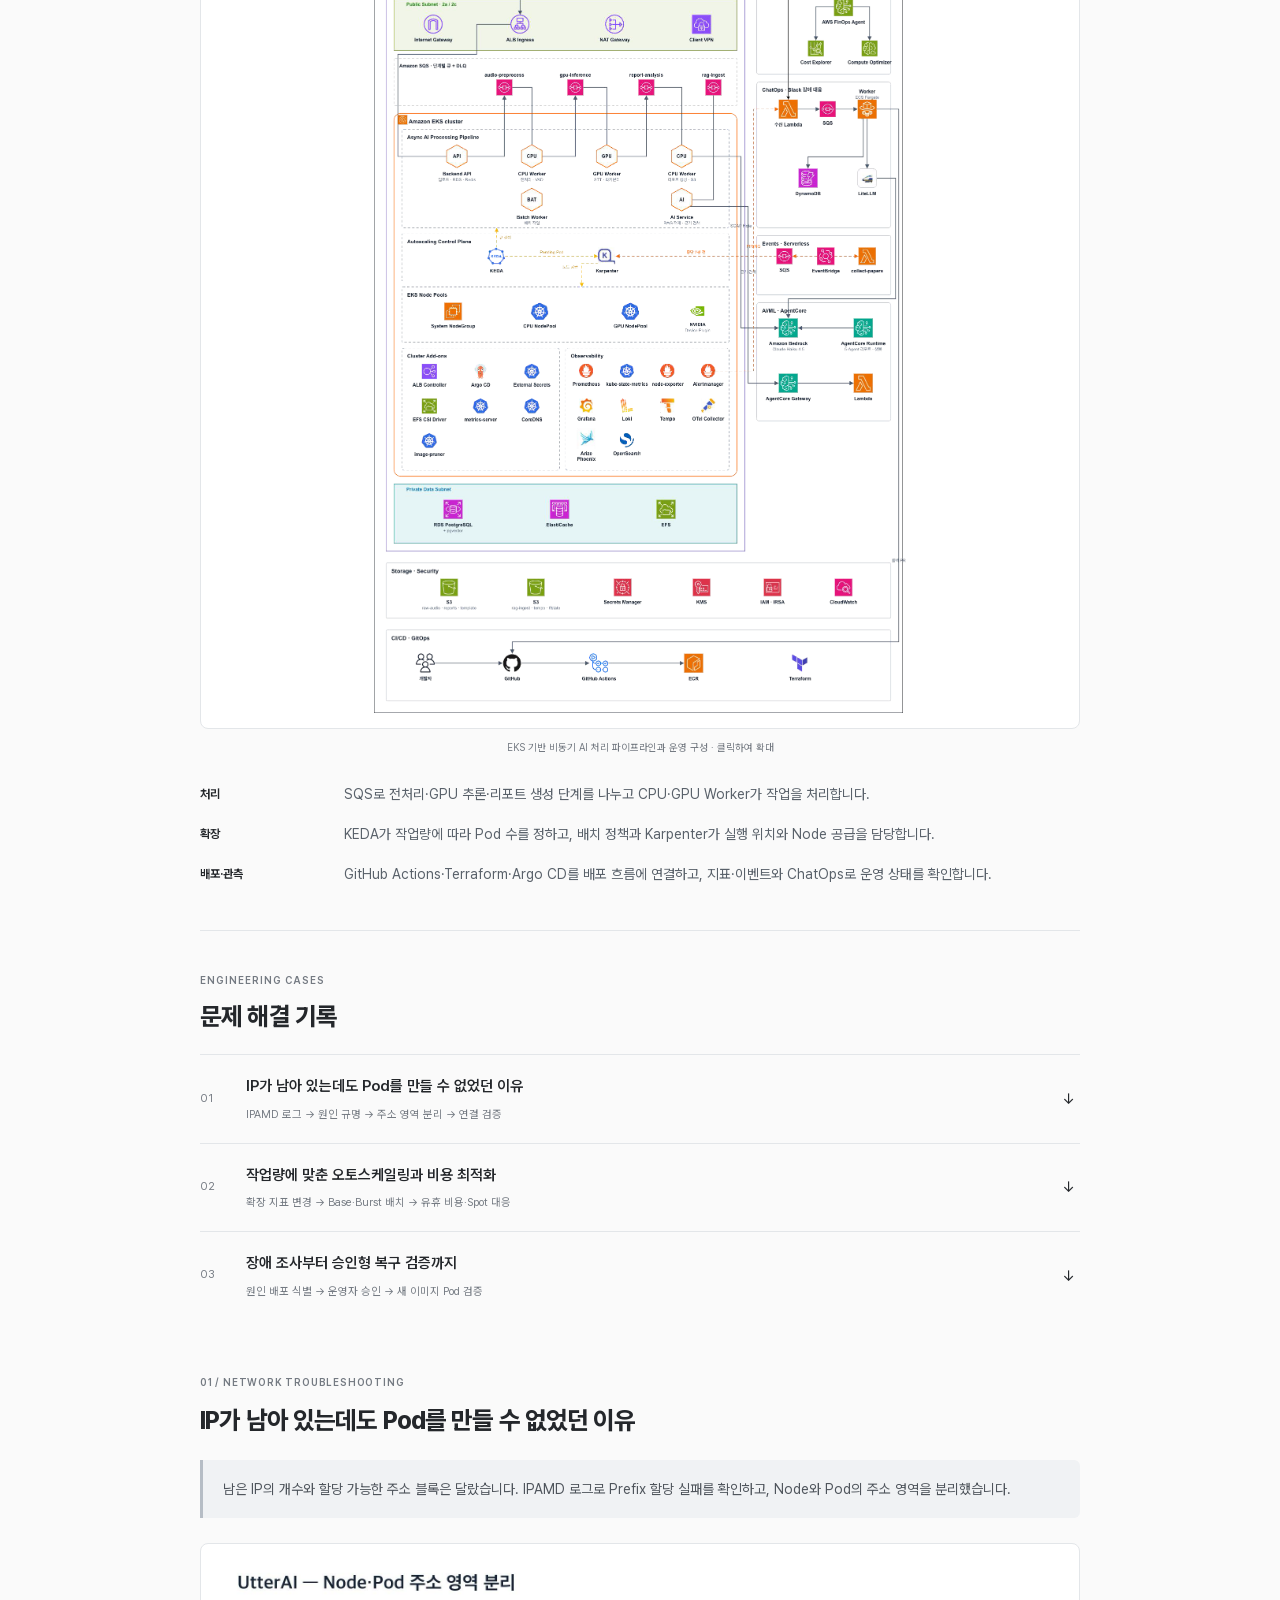
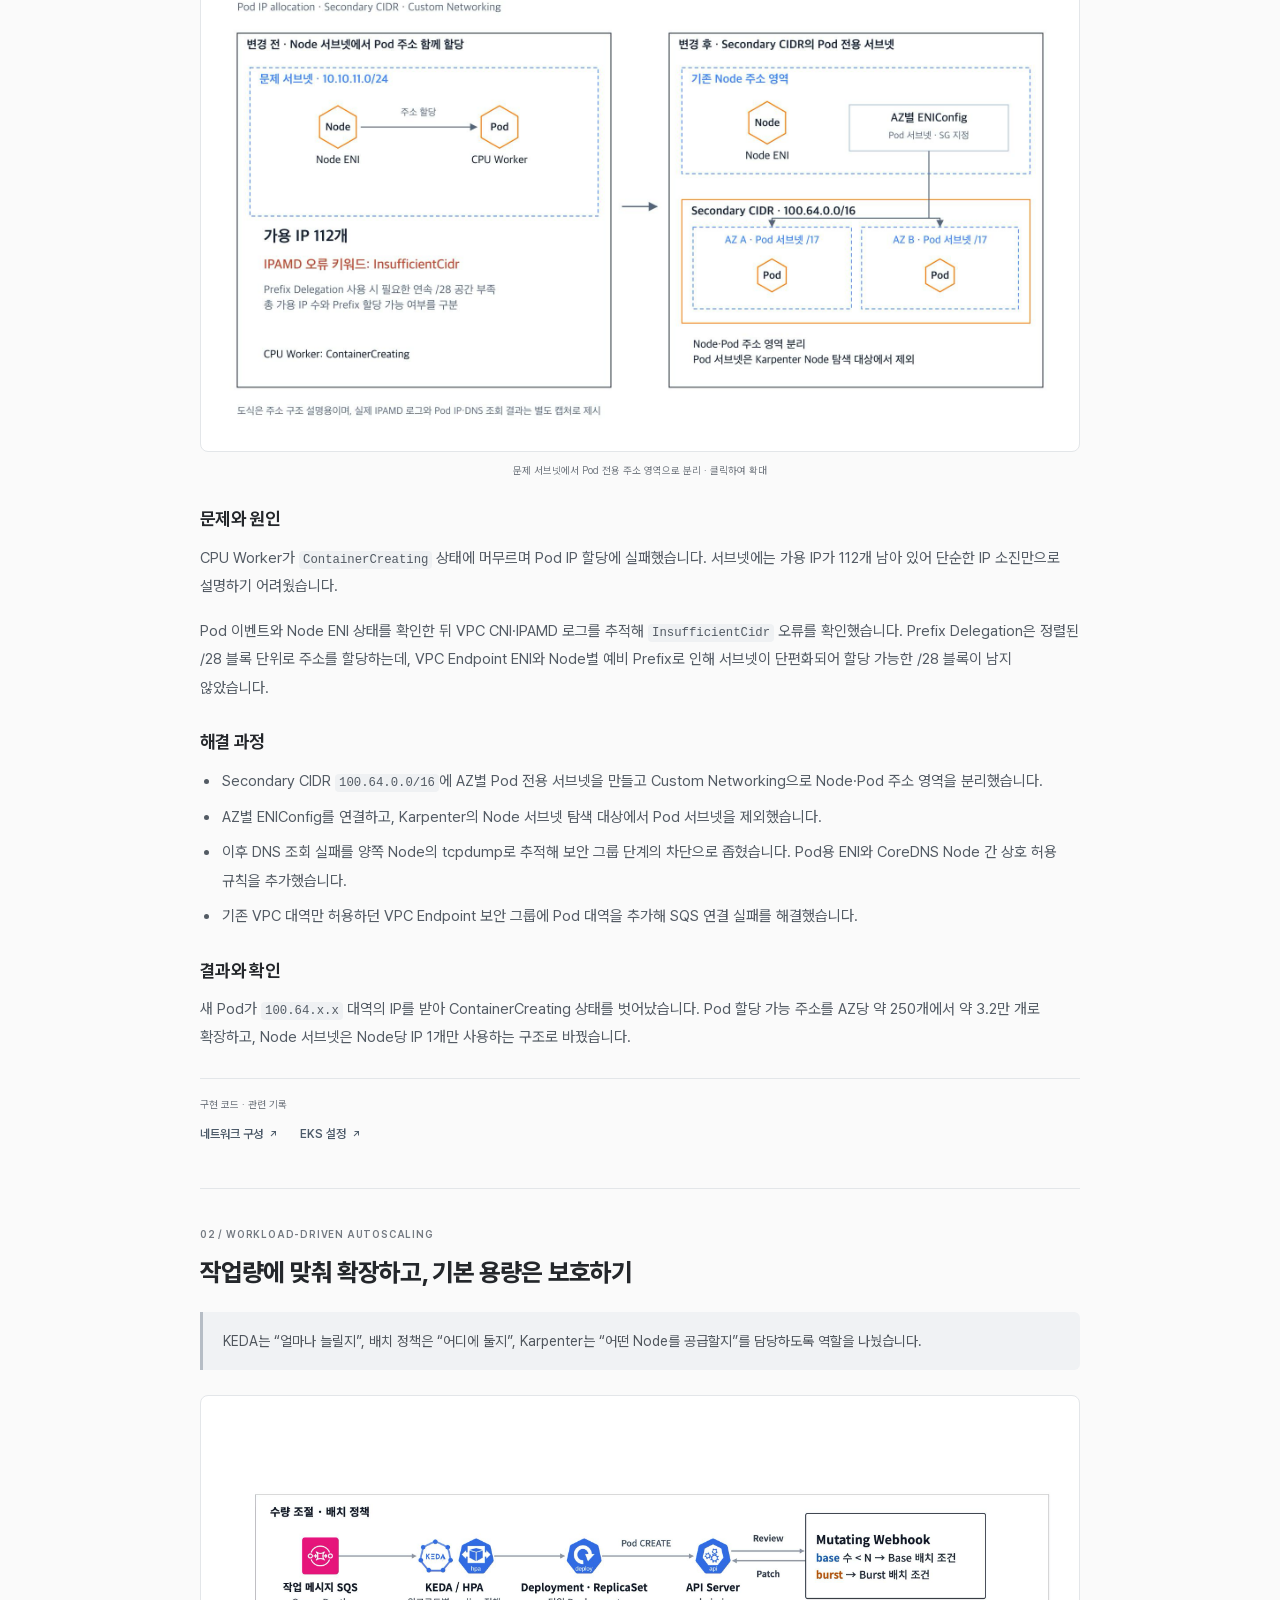
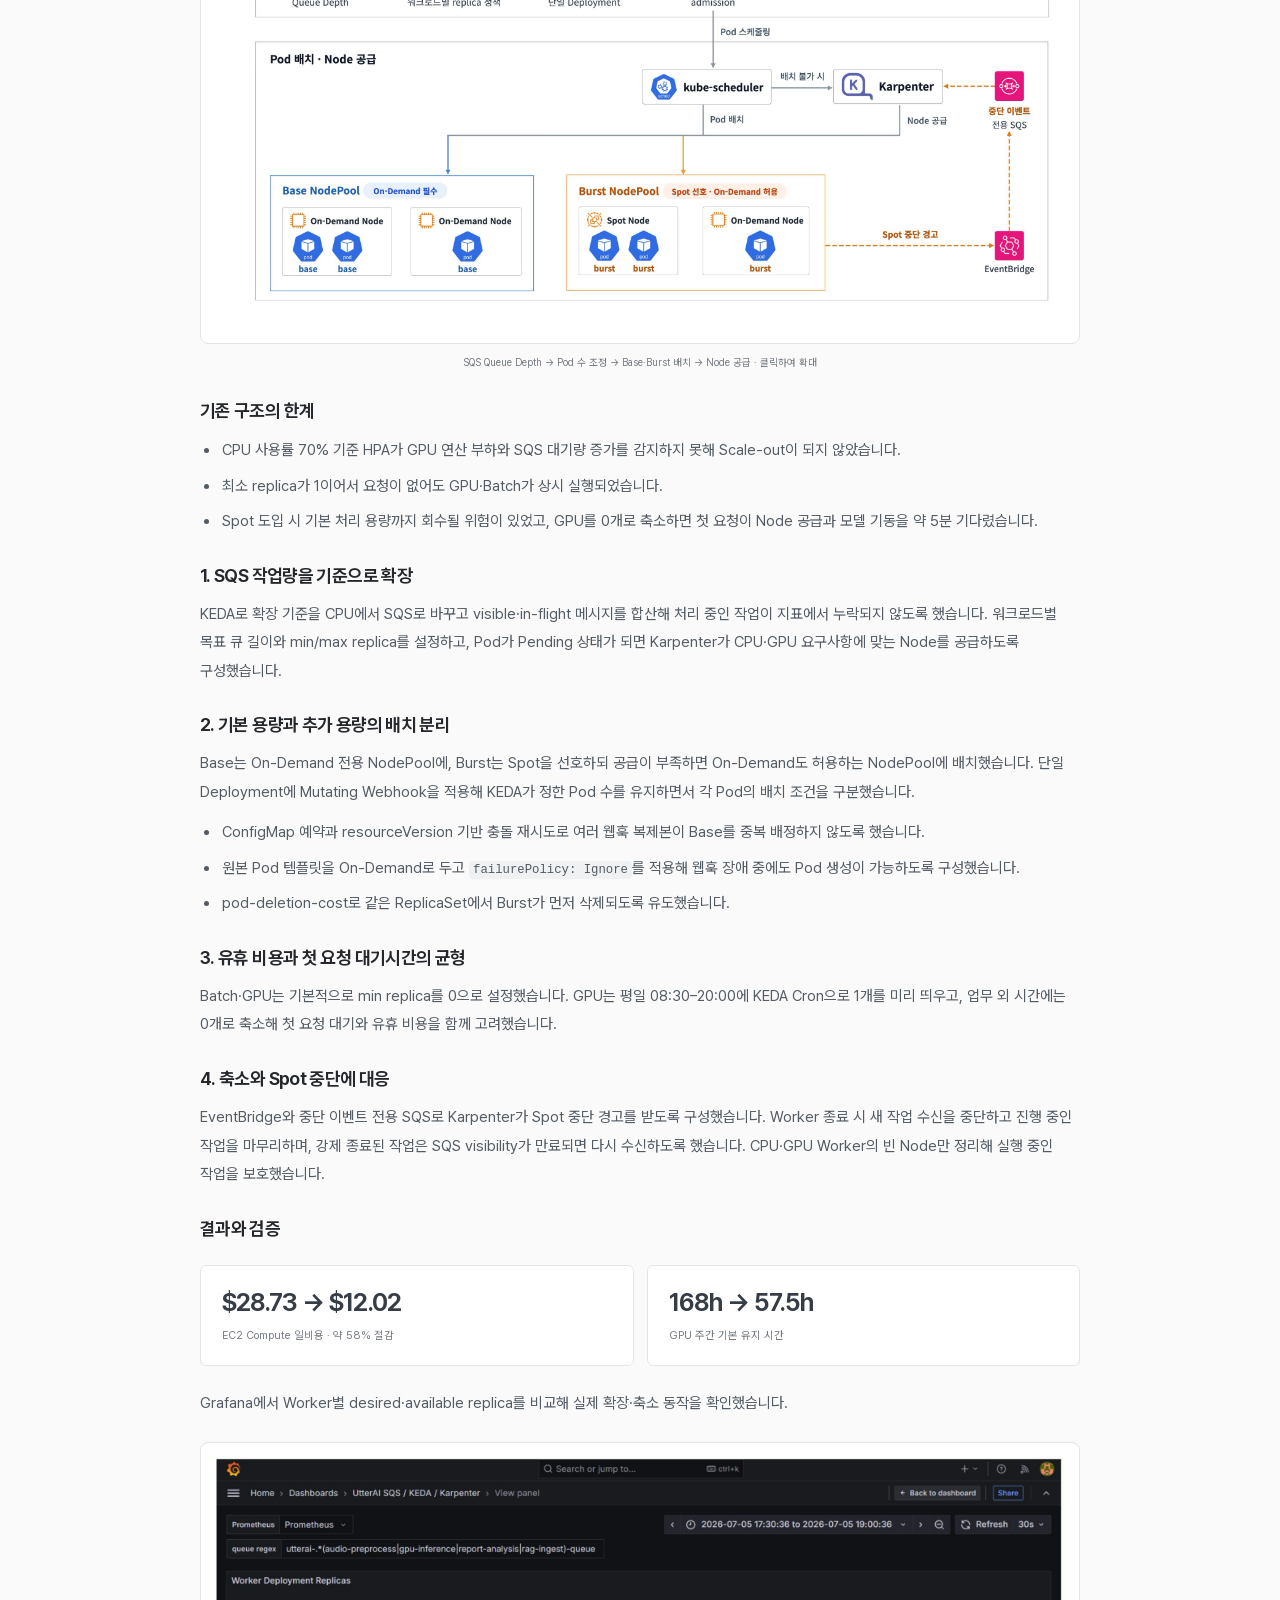
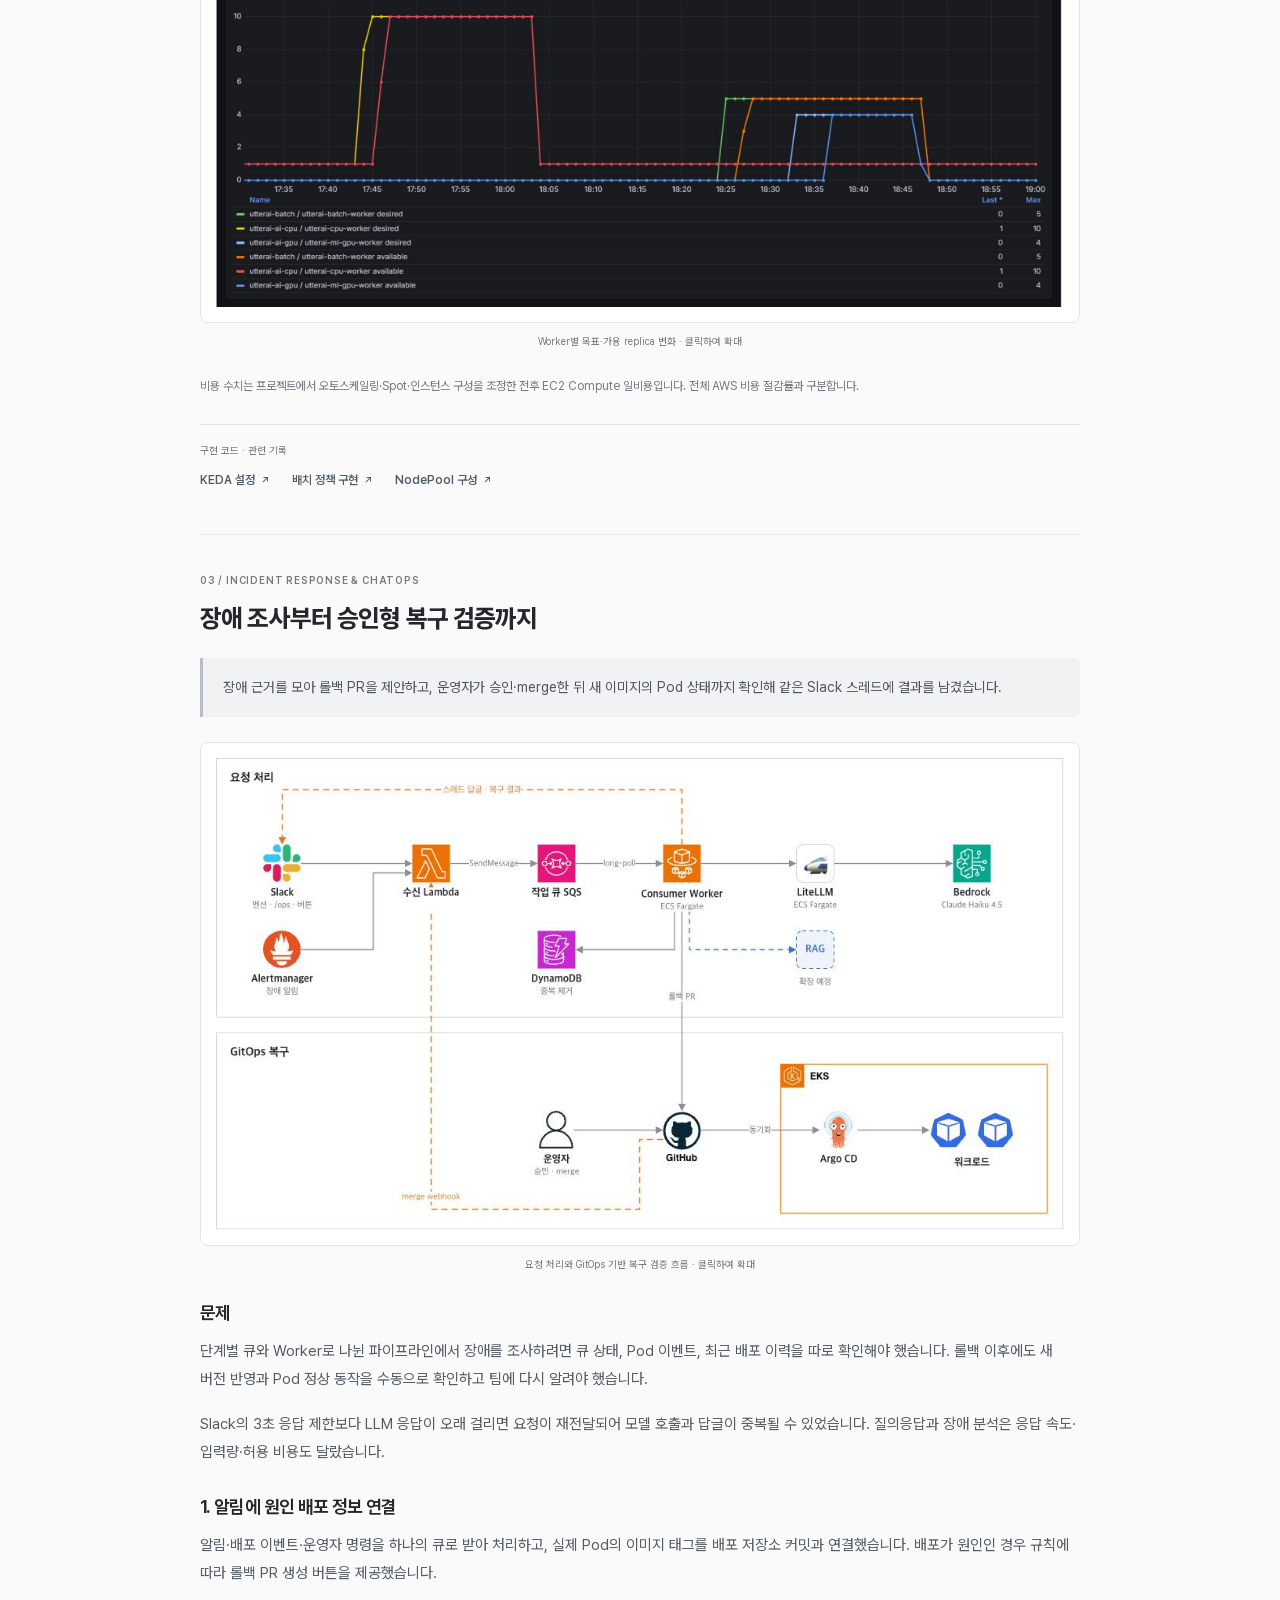
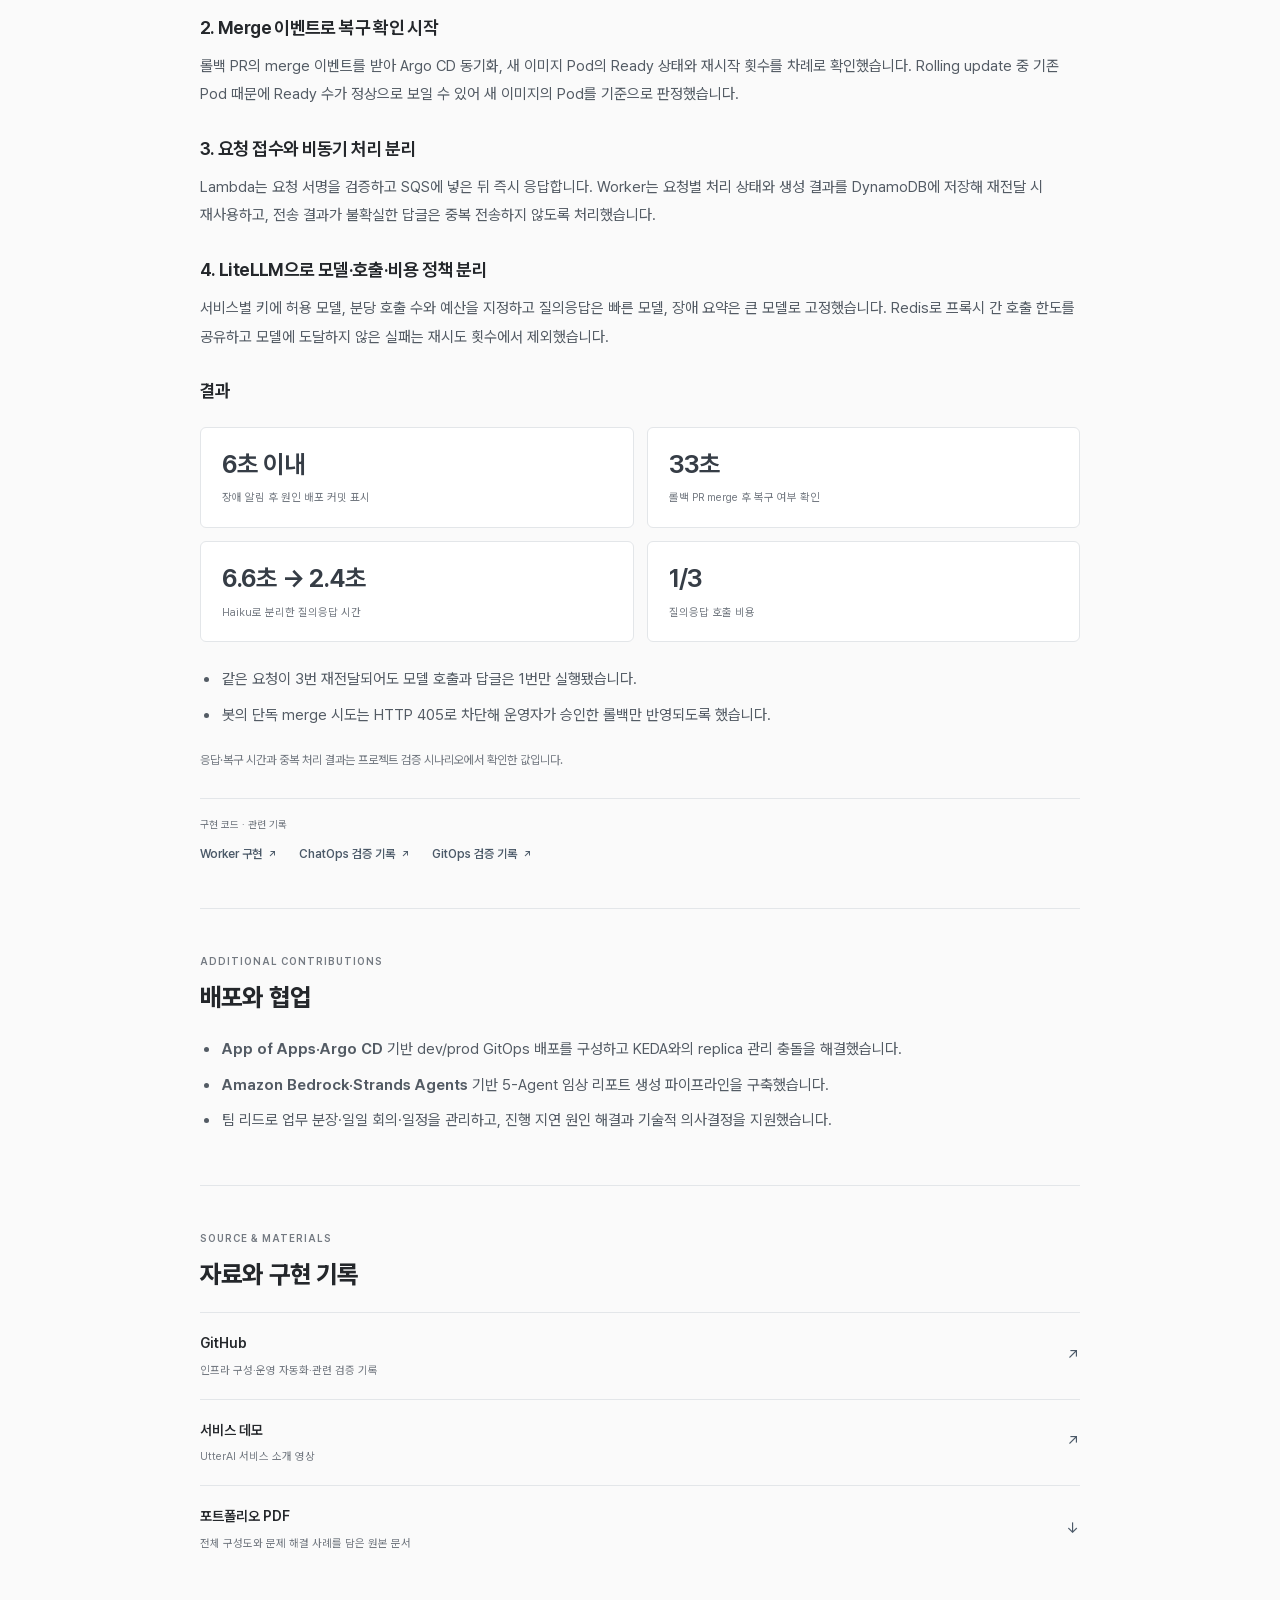
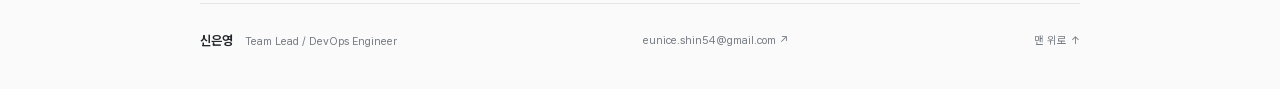
<file: projects/disasterkok/index.html>
<!doctype html><html lang="ko"><head><meta charset="utf-8"><meta name="viewport" content="width=device-width,initial-scale=1"><title>UtterAI 기술 포트폴리오</title><meta name="robots" content="noindex,follow"><link rel="canonical" href="https://gpffh20.github.io/"><script>location.replace('/' + '');</script></head><body><a href="/">UtterAI 기술 포트폴리오로 이동 →</a></body></html>
</file>
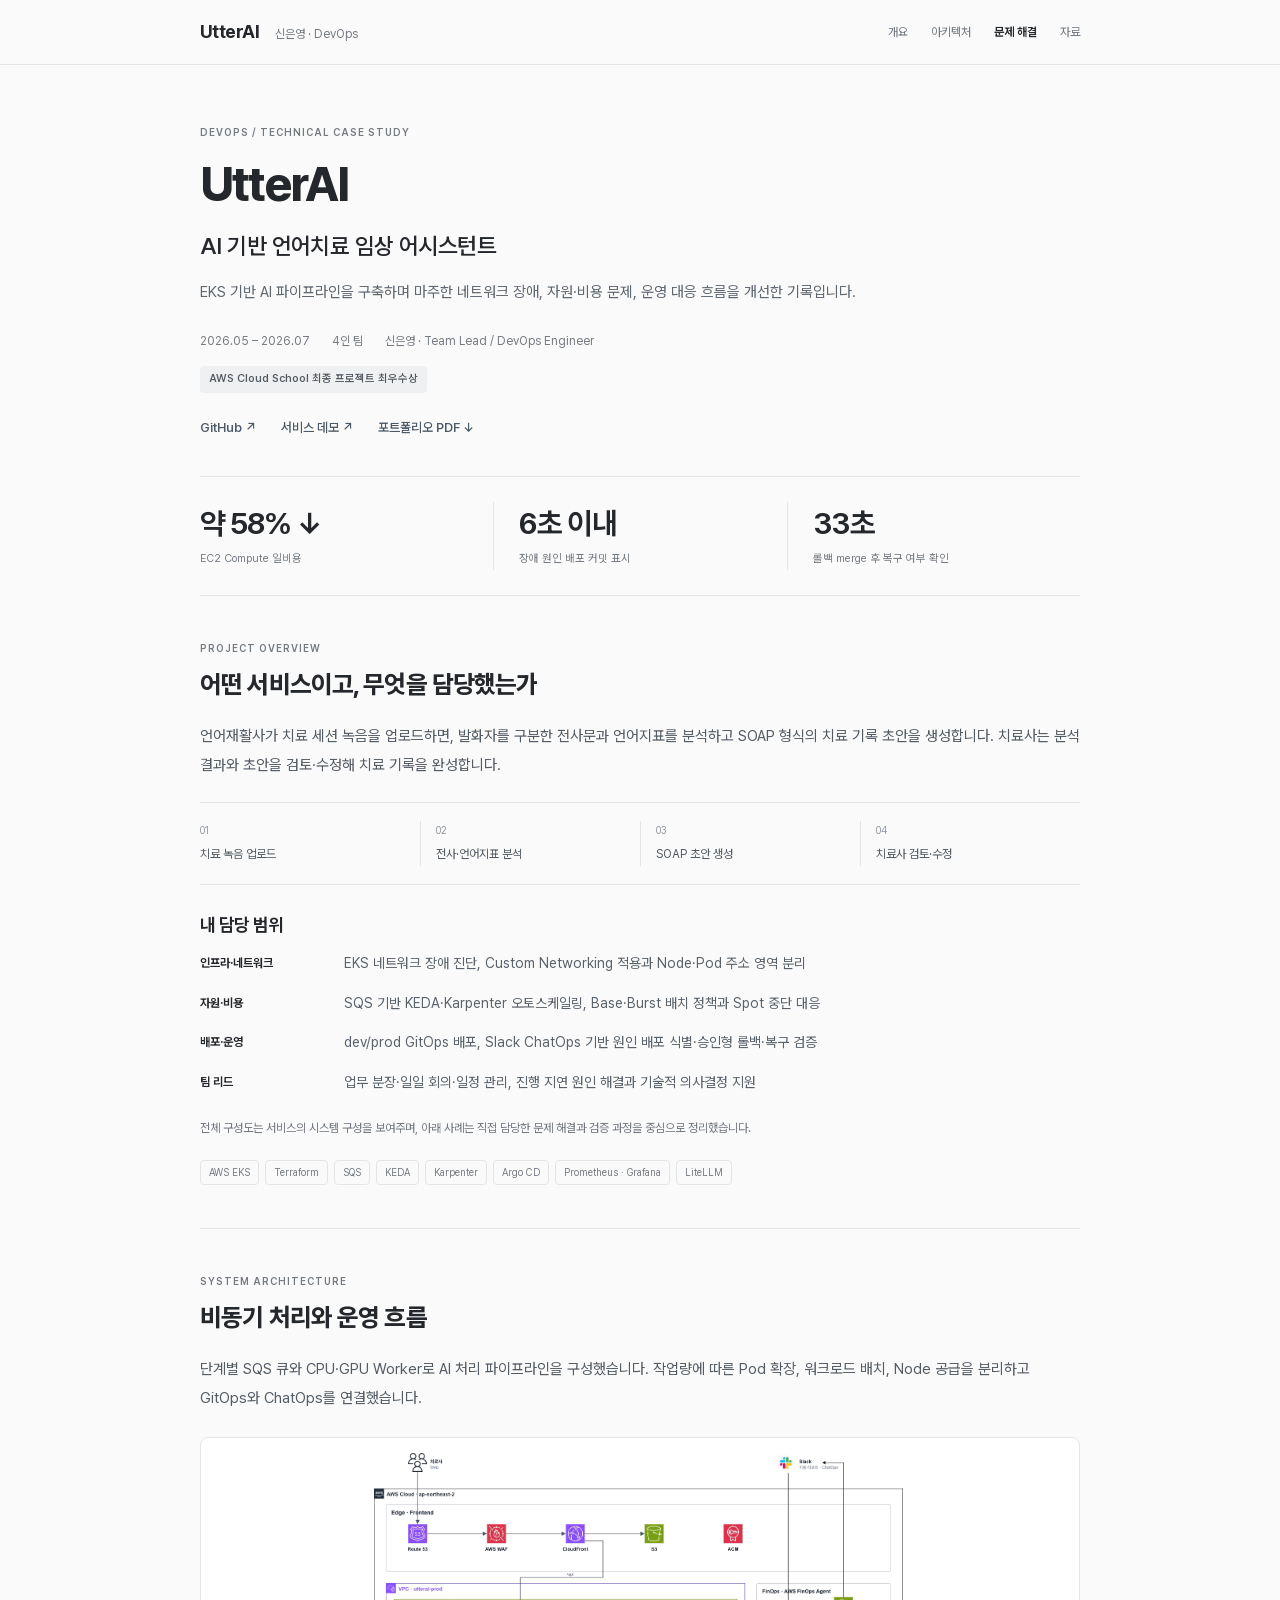
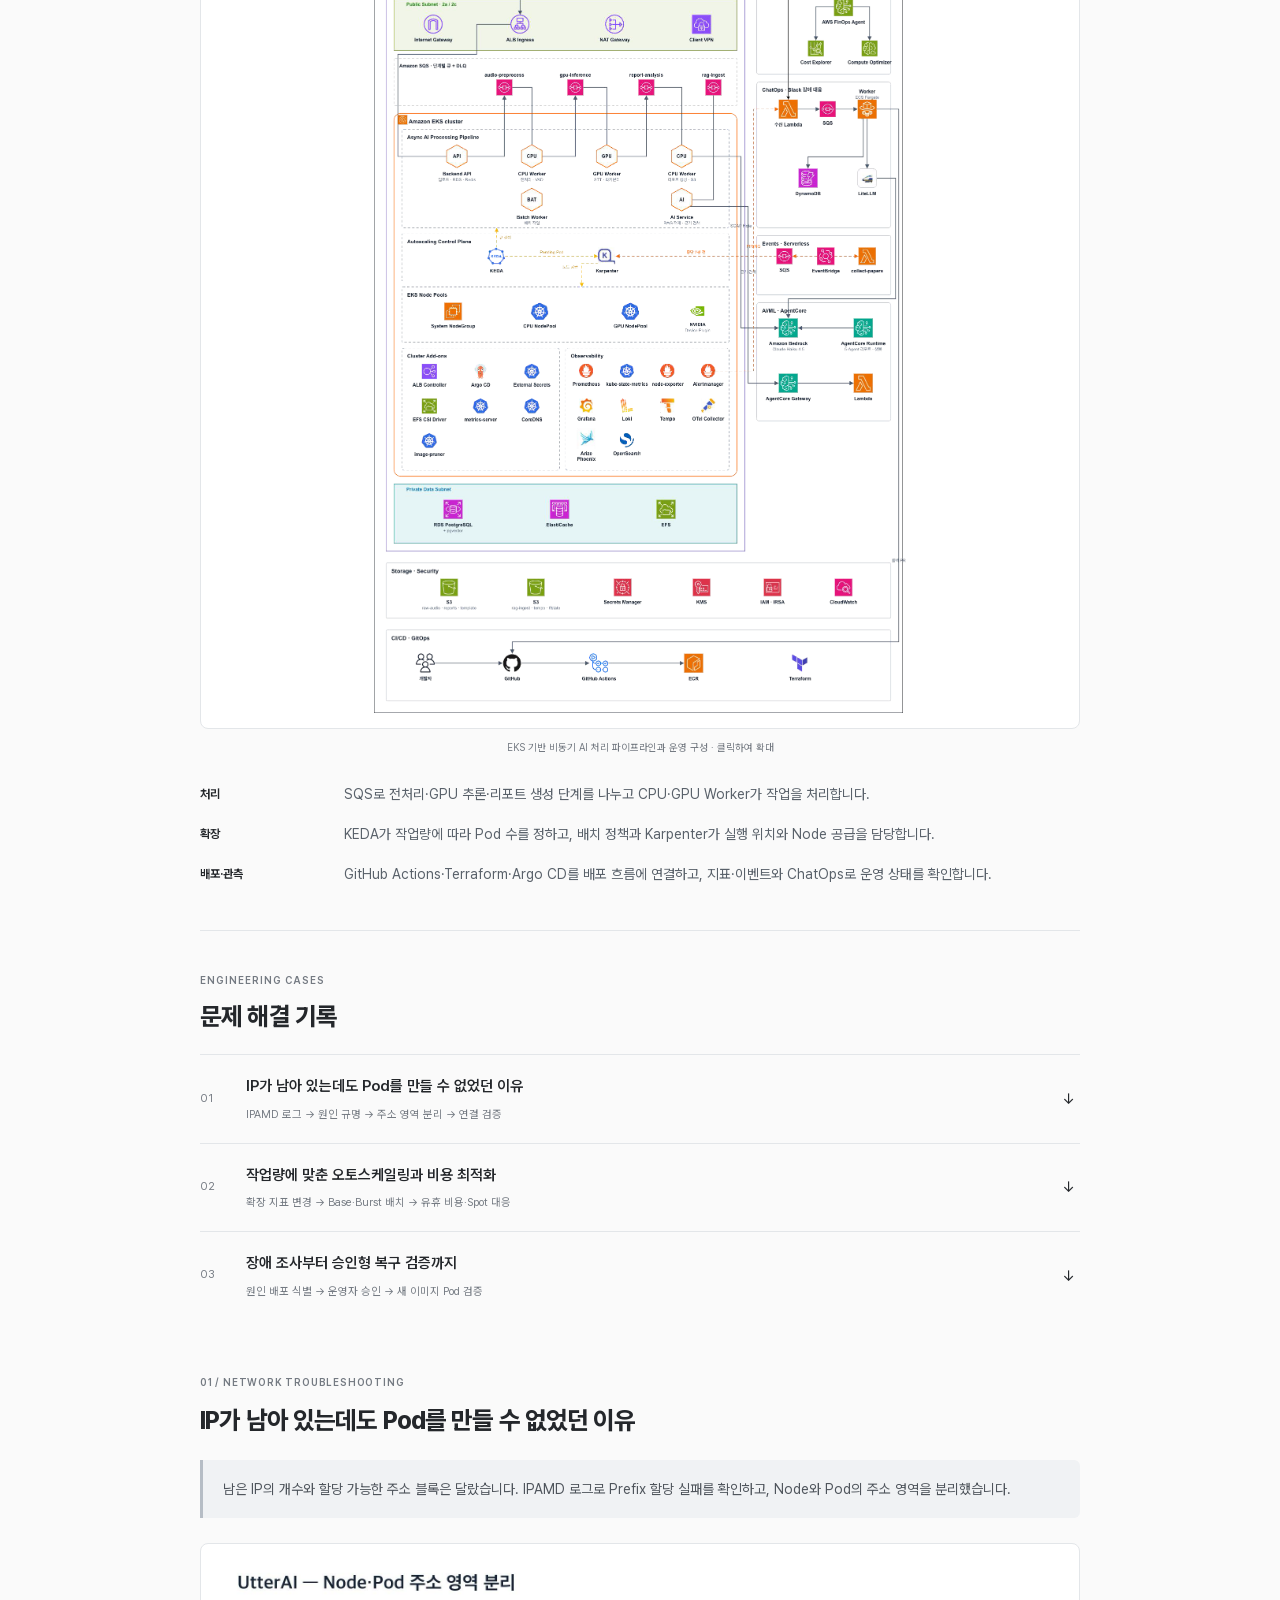
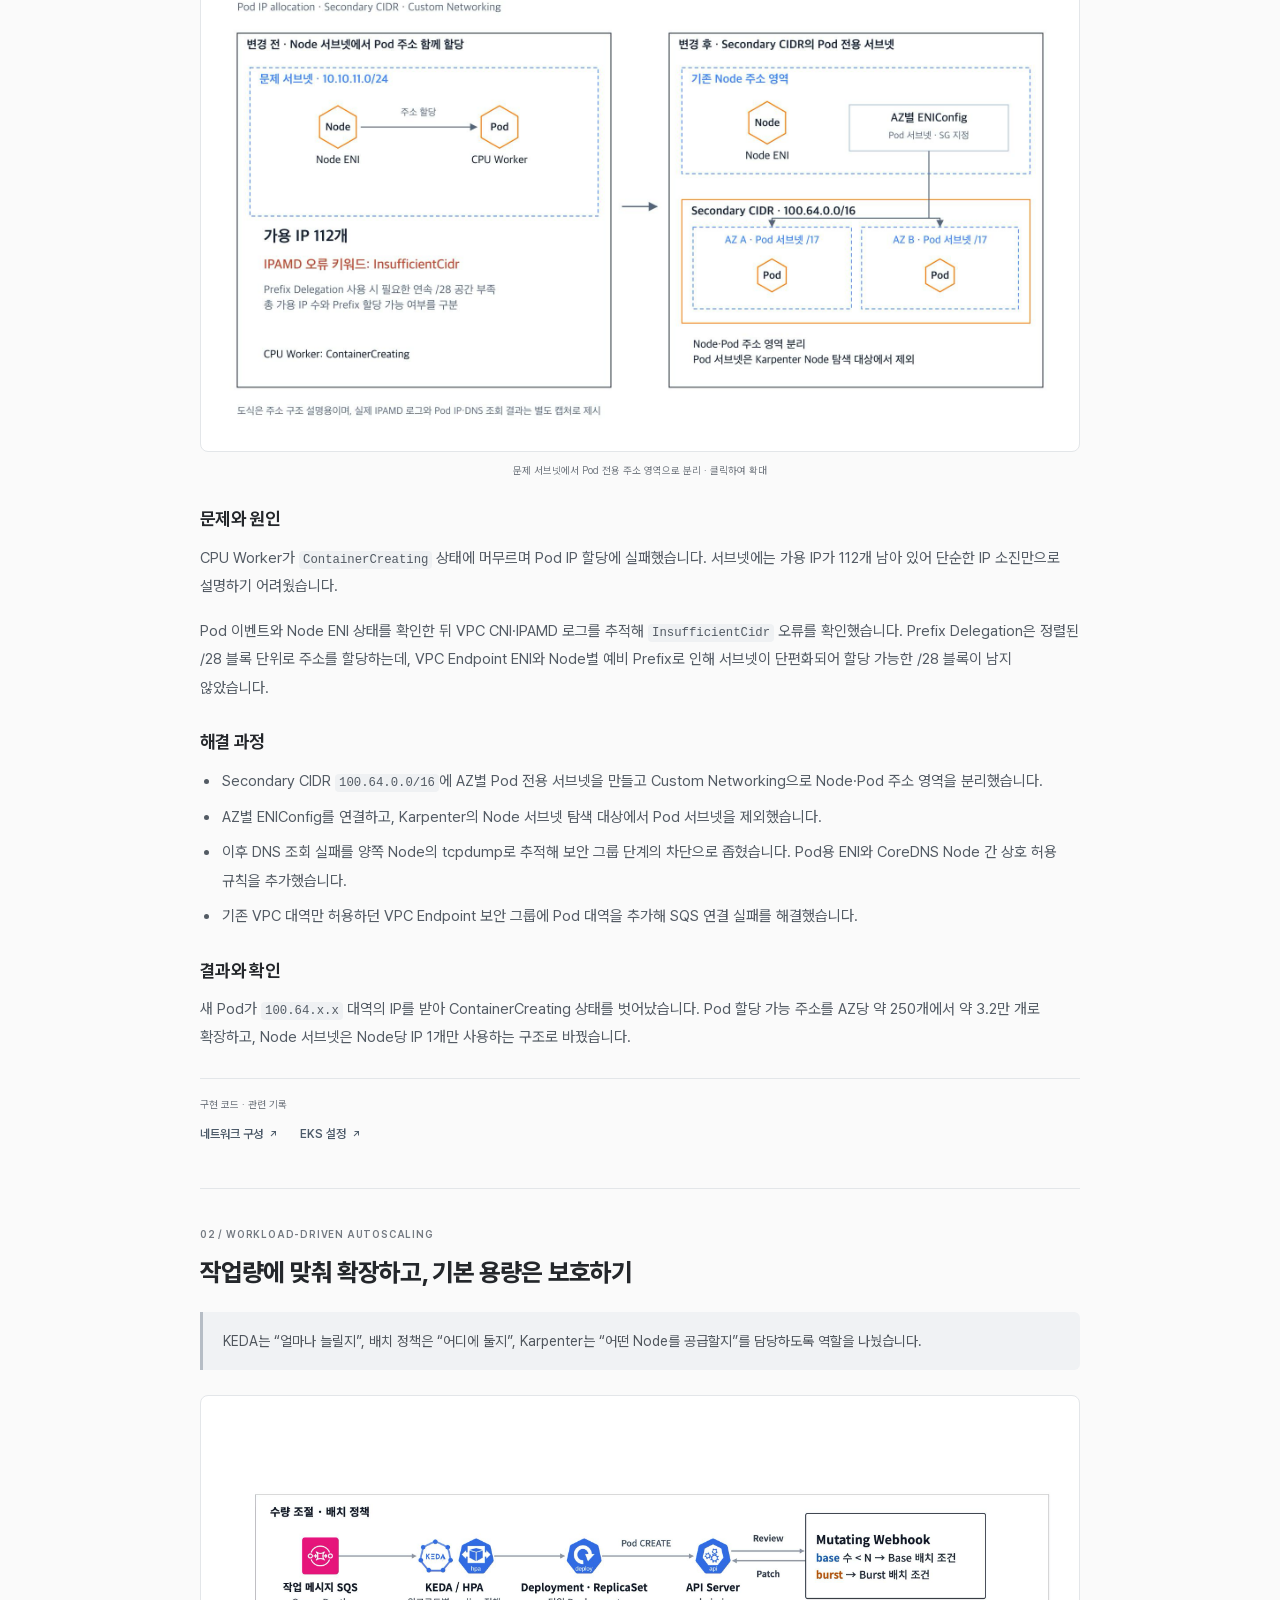
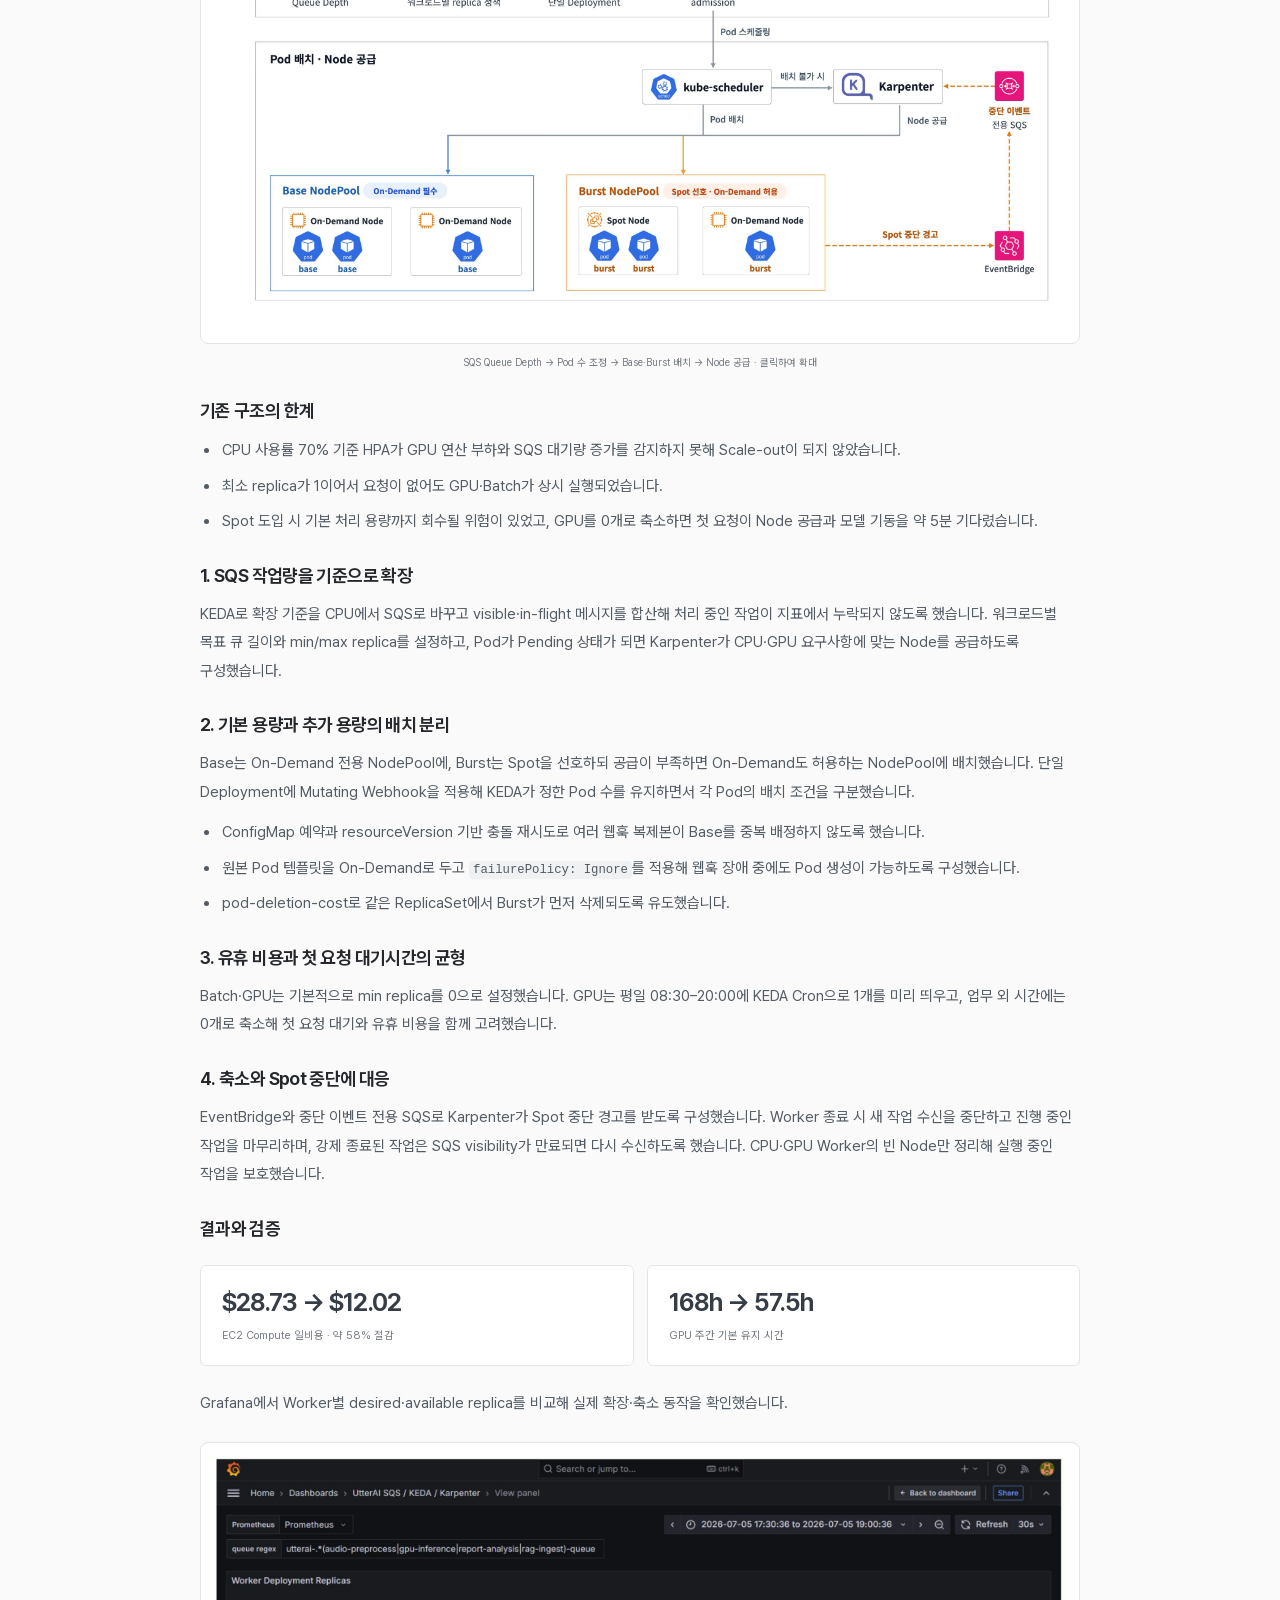
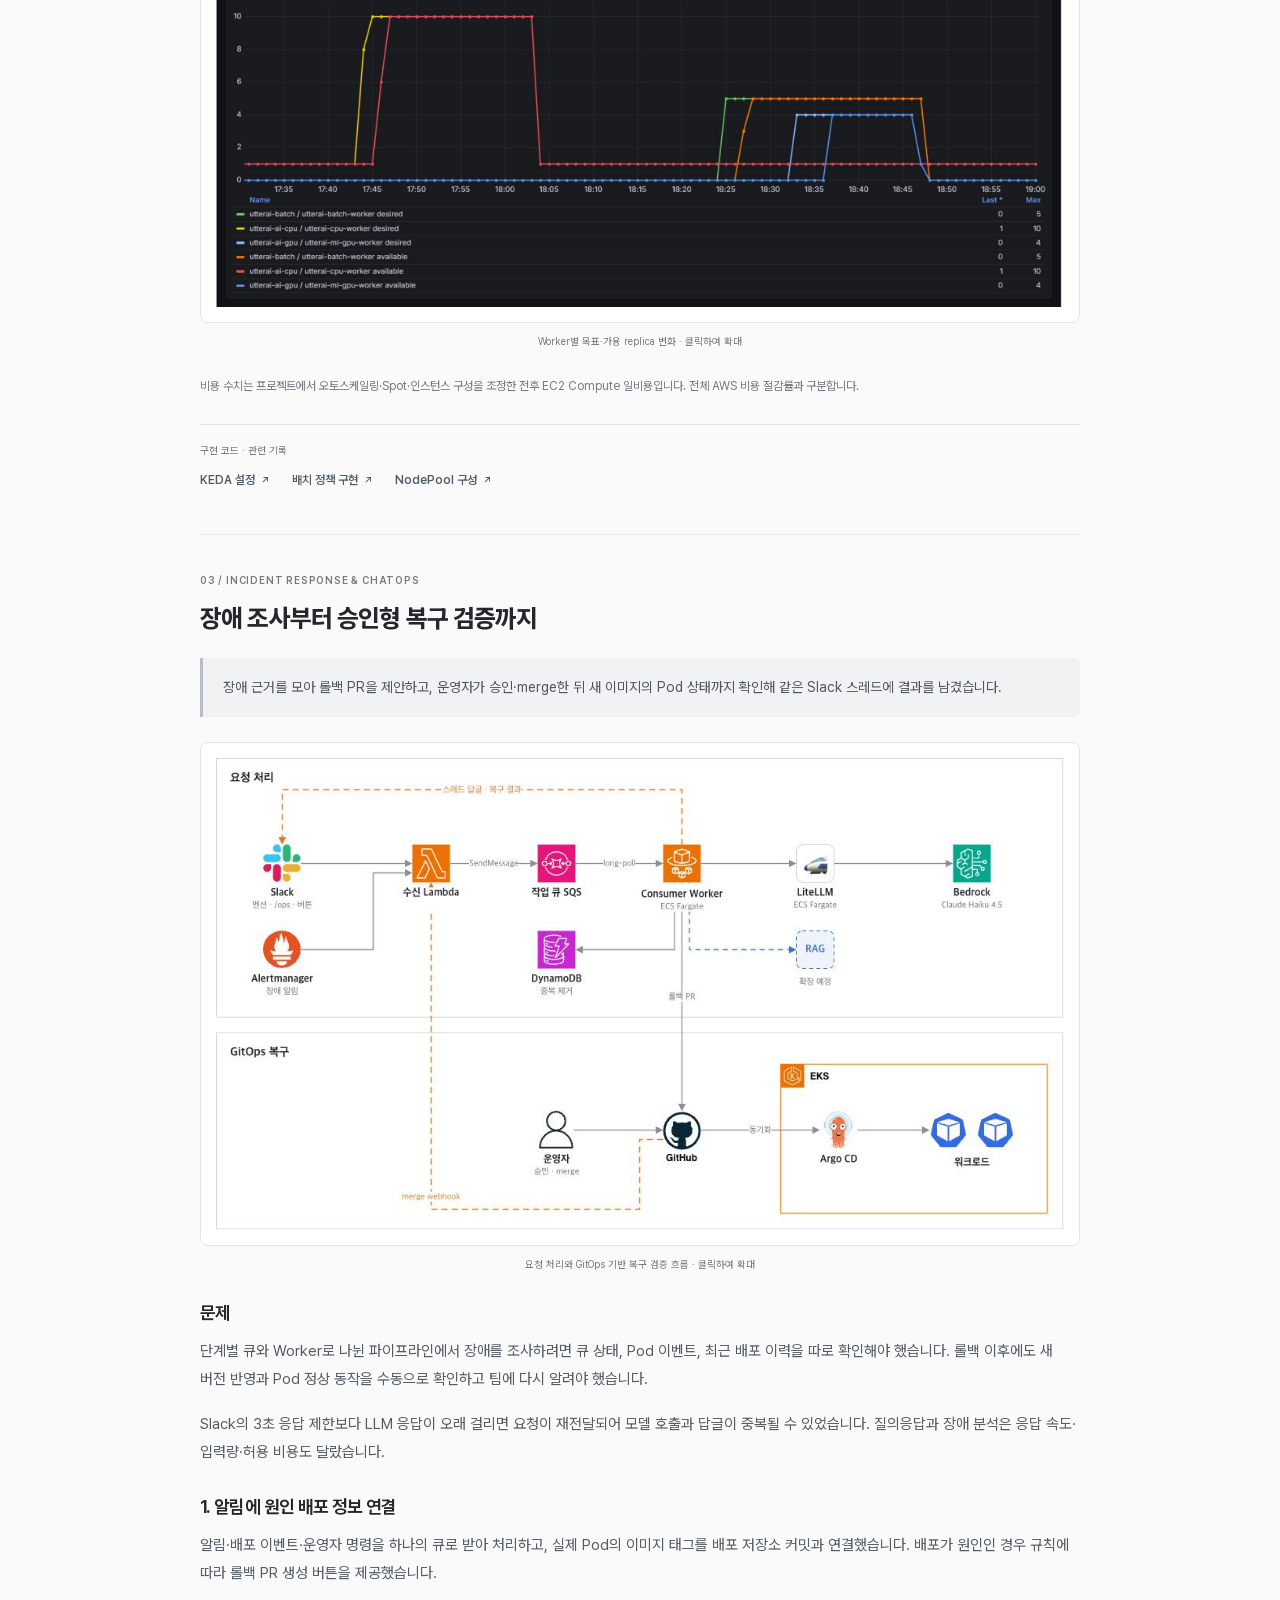
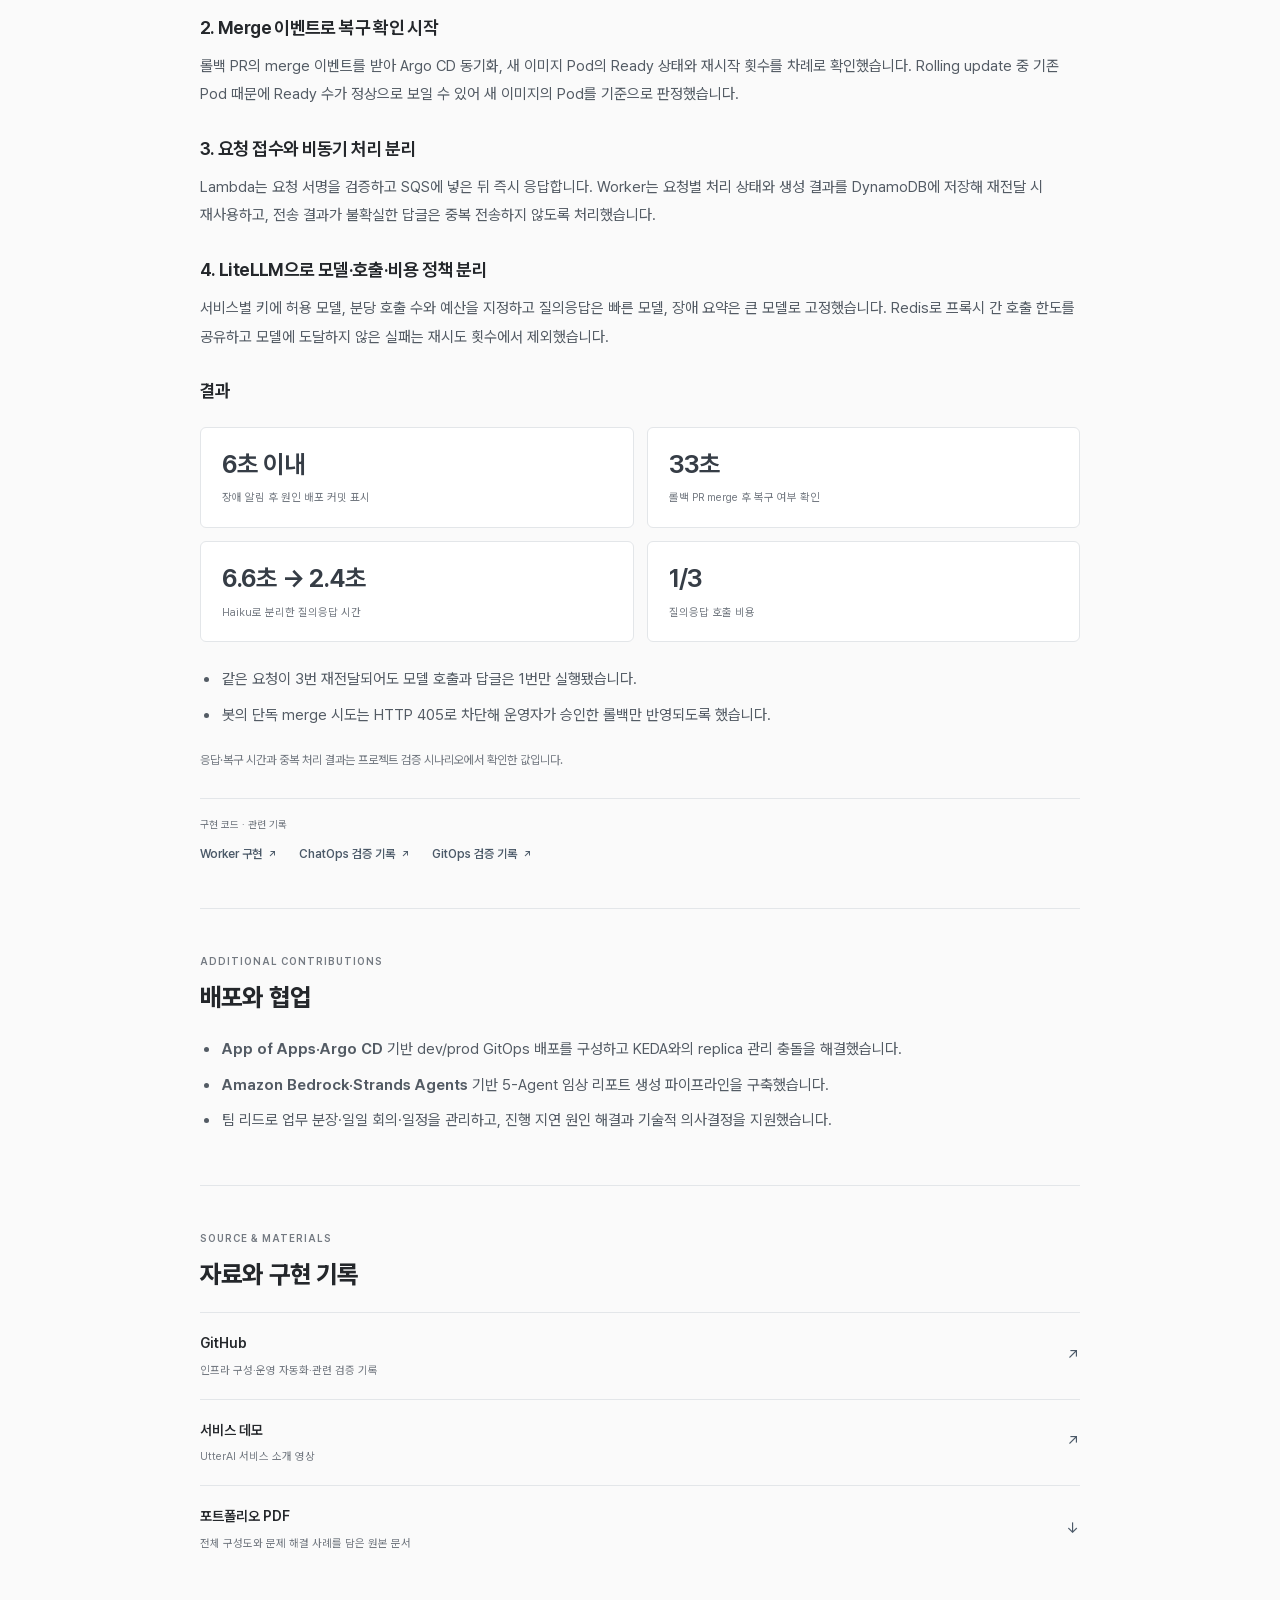
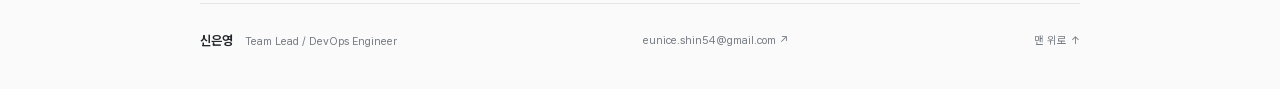
<file: projects/utterai/index.html>
<!doctype html><html lang="ko"><head><meta charset="utf-8"><meta name="viewport" content="width=device-width,initial-scale=1"><title>UtterAI 기술 포트폴리오</title><meta name="robots" content="noindex,follow"><link rel="canonical" href="https://gpffh20.github.io/"><script>location.replace('/' + location.hash);</script></head><body><a href="/">UtterAI 기술 포트폴리오로 이동 →</a></body></html>
</file>
<file: styles.css>
@font-face {
  font-family: Pretendard;
  src: url('/assets/PretendardVariable.woff2') format('woff2');
  font-weight: 100 900;
  font-style: normal;
  font-display: swap;
}

:root {
  --bg: #fafafa;
  --paper: #fff;
  --text: #24272b;
  --muted: #747a82;
  --line: #e3e6e9;
  --accent: #4b5968;
  --soft: #f0f2f4;
}
* { box-sizing: border-box; }
html { scroll-behavior: smooth; scroll-padding-top: 92px; }
body { margin: 0; background: var(--bg); color: var(--text); font: 15px/1.9 Pretendard, -apple-system, BlinkMacSystemFont, 'Apple SD Gothic Neo', sans-serif; word-break: keep-all; overflow-wrap: break-word; -webkit-font-smoothing: antialiased; }
h1, h2, h3, p, figure, dl, dd { margin: 0; }
h1, h2, h3 { line-height: 1.45; letter-spacing: -.035em; }
h2 { font-size: 25px; font-weight: 750; }
h3 { font-size: 18px; font-weight: 650; }
p + p { margin-top: 16px; }
ul { padding-left: 20px; margin: 12px 0 0; }
li { margin: 7px 0; padding-left: 2px; }
strong { font-weight: 650; }
a { color: inherit; text-decoration: none; }
a:hover { text-decoration: underline; text-underline-offset: 4px; }
button { font: inherit; }
img { display: block; max-width: 100%; height: auto; }
a:focus-visible, button:focus-visible { outline: 3px solid #8995a2; outline-offset: 4px; }
::selection { background: #e0e5eb; }
.wrap { width: 100%; max-width: 960px; margin: 0 auto; padding: 0 40px; }
.skip { position: fixed; top: -100px; left: 20px; z-index: 100; padding: 10px 16px; background: #24272b; color: #fff; }
.skip:focus { top: 10px; }
.site-header { position: sticky; top: 0; z-index: 20; border-bottom: 1px solid var(--line); background: #fafafaf2; backdrop-filter: blur(12px); }
.header-inner { min-height: 64px; display: flex; align-items: center; justify-content: space-between; gap: 24px; }
.brand { font-size: 18px; font-weight: 700; letter-spacing: -.03em; white-space: nowrap; }
.brand span { margin-left: 16px; font-size: 12px; font-weight: 400; color: var(--muted); letter-spacing: 0; }
.main-nav { display: flex; gap: 23px; font-size: 12px; color: var(--muted); white-space: nowrap; }
.main-nav a[aria-current] { color: var(--text); font-weight: 650; }
.eyebrow { font-size: 10px; font-weight: 600; letter-spacing: .1em; color: var(--muted); }
.hero { padding: 58px 0 0; }
.hero h1 { margin-top: 14px; font-size: 48px; font-weight: 750; line-height: 1.2; letter-spacing: -.045em; }
.hero-subtitle { margin-top: 15px; font-size: 23px; font-weight: 550; letter-spacing: -.025em; line-height: 1.5; }
.hero-description { max-width: 730px; color: #5f6770; margin-top: 15px; font-size: 15px; line-height: 1.9; }
.project-meta { display: flex; flex-wrap: wrap; gap: 7px 22px; margin-top: 23px; font-size: 12px; color: var(--muted); }
.award { display: inline-block; margin-top: 14px; padding: 3px 9px; background: #eff0f1; border-radius: 4px; font-size: 11px; font-weight: 550; color: #535960; }
.hero-links { display: flex; flex-wrap: wrap; gap: 24px; margin-top: 23px; color: var(--accent); font-size: 13px; font-weight: 550; }
.summary-metrics { display: grid; grid-template-columns: repeat(3, minmax(0, 1fr)); border-top: 1px solid var(--line); border-bottom: 1px solid var(--line); padding: 25px 0; margin-top: 35px; }
.summary-metrics a { padding: 0 25px; border-left: 1px solid var(--line); }
.summary-metrics a:first-child { border: 0; padding-left: 0; }
.summary-metrics strong { display: block; color: var(--text); font-size: 30px; font-weight: 650; letter-spacing: -.045em; line-height: 1.4; }
.summary-metrics span { display: block; margin-top: 5px; color: var(--muted); font-size: 11px; }
.document-section { padding: 43px 0; border-bottom: 1px solid var(--line); }
.section-heading { margin-bottom: 20px; }
.section-heading h2 { margin-top: 8px; }
.document-section > p, .document-section li, .case-study p, .case-study li { color: #535b64; }
.document-section h3 { margin-top: 25px; margin-bottom: 12px; }
.service-flow { list-style: none; display: grid; grid-template-columns: repeat(4, minmax(0, 1fr)); padding: 18px 0; margin: 23px 0 27px; border-top: 1px solid var(--line); border-bottom: 1px solid var(--line); }
.service-flow li { margin: 0; padding: 0 15px; border-left: 1px solid var(--line); font-size: 12px; }
.service-flow li:first-child { border: 0; padding-left: 0; }
.service-flow span { display: block; font-size: 10px; color: #90969e; margin-bottom: 3px; }
.role-list, .architecture-notes { display: grid; gap: 13px; }
.role-list > div, .architecture-notes > div { display: grid; grid-template-columns: 124px minmax(0, 1fr); gap: 20px; }
.role-list dt, .architecture-notes dt { font-size: 12px; font-weight: 650; padding-top: 2px; }
.role-list dd, .architecture-notes dd { font-size: 14px; line-height: 1.9; color: #59616a; }
.scope-note { margin-top: 22px; color: var(--muted) !important; font-size: 12px; }
.tech-stack { display: flex; gap: 6px; flex-wrap: wrap; margin-top: 20px; }
.tech-stack span { border: 1px solid var(--line); border-radius: 4px; padding: 2px 8px; font-size: 10px; color: var(--muted); }
.figure { margin: 25px 0; }
.figure button { width: 100%; display: block; cursor: zoom-in; border: 1px solid var(--line); padding: 15px; border-radius: 8px; background: #fff; }
.figure img { width: 100%; height: auto; margin: auto; }
.figure figcaption { margin-top: 9px; text-align: center; color: var(--muted); font-size: 10px; line-height: 1.8; }
.architecture img { width: auto; max-height: 860px; }
.architecture-notes { margin-top: 25px; }
.case-index { padding: 40px 0 17px; }
.case-index h2 { margin: 8px 0 20px; }
.case-index > a { display: grid; grid-template-columns: 30px minmax(0, 1fr) 18px; align-items: center; gap: 16px; padding: 17px 0; border-top: 1px solid var(--line); }
.case-index > a:hover { text-decoration: none; color: var(--accent); }
.case-index-number { font-size: 11px; color: var(--muted); }
.case-index strong { font-size: 15px; font-weight: 600; }
.case-index small { display: block; margin-top: 4px; font-size: 11px; font-weight: 400; color: var(--muted); }
.case-study { padding: 36px 0 42px; border-bottom: 1px solid var(--line); }
.section-number { margin-bottom: 10px; font-size: 10px; font-weight: 600; letter-spacing: .08em; color: var(--muted); }
.case-study > h2 { margin-bottom: 21px; }
.case-study h3 { margin: 27px 0 11px; }
.case-study ul { margin-bottom: 20px; }
.case-study strong { color: #363d46; }
.callout { padding: 16px 20px; border-left: 3px solid #b6bdc5; border-radius: 0 6px 6px 0; background: var(--soft); color: #4f555c; margin: 22px 0; font-size: 14px; line-height: 1.9; }
code { font-family: ui-monospace, SFMono-Regular, Menlo, monospace; font-size: .82em; background: #eff1f3; padding: 2px 4px; border-radius: 4px; overflow-wrap: anywhere; }
.results { display: grid; grid-template-columns: repeat(2, minmax(0, 1fr)); gap: 13px; margin: 23px 0; }
.result { padding: 18px 21px; border: 1px solid var(--line); border-radius: 6px; background: var(--paper); }
.result strong { display: block; font-size: 25px; font-weight: 650; letter-spacing: -.04em; line-height: 1.45; }
.result span { display: block; margin-top: 6px; color: var(--muted); font-size: 11px; }
.evidence-note { font-size: 12px !important; color: var(--muted) !important; }
.code-links { border-top: 1px solid var(--line); margin-top: 26px; padding-top: 16px; }
.code-links > span { display: block; font-size: 10px; color: var(--muted); margin-bottom: 9px; }
.code-links > div { display: flex; flex-wrap: wrap; gap: 9px 22px; }
.code-links a { color: var(--accent); font-size: 12px; font-weight: 550; }
.code-links a span { font-size: 10px; margin-left: 3px; }
.resources { padding-bottom: 32px; }
.resource-row { display: flex; gap: 25px; justify-content: space-between; align-items: center; padding: 17px 0; border-top: 1px solid var(--line); }
.resource-row:hover { text-decoration: none; }
.resource-row:hover strong { text-decoration: underline; text-underline-offset: 4px; }
.resource-row strong { display: block; font-size: 14px; font-weight: 600; }
.resource-row small { display: block; margin-top: 4px; color: var(--muted); font-size: 11px; }
.resource-row > span:last-child { color: var(--accent); }
.footer { display: flex; flex-wrap: wrap; align-items: center; justify-content: space-between; gap: 20px; padding-top: 25px; padding-bottom: 35px; font-size: 11px; color: var(--muted); }
.footer strong { font-size: 13px; color: var(--text); margin-right: 12px; }
.text-link { color: var(--accent); display: inline-block; margin-top: 20px; }
.lightbox { width: min(1300px, 94vw); max-width: 94vw; max-height: 92dvh; padding: 47px 20px 20px; border: 0; border-radius: 10px; overflow: auto; background: #fff; }
.lightbox::backdrop { background: #202329c9; backdrop-filter: blur(4px); }
.lightbox img { width: 100%; }
.lightbox-close { position: absolute; top: 9px; right: 12px; background: #f0f2f4; border: 0; border-radius: 5px; padding: 5px 12px; font-size: 12px; color: #5a6270; cursor: pointer; }

@media (max-width: 700px) {
  .wrap { padding-left: 24px; padding-right: 24px; }
  .brand span { display: none; }
  .header-inner { min-height: 58px; }
  .main-nav { font-size: 11px; gap: 20px; }
  .hero { padding-top: 37px; }
  .hero h1 { font-size: 40px; }
  .hero-subtitle { font-size: 21px; }
  .summary-metrics a { padding: 0 15px; }
  .summary-metrics strong { font-size: 26px; }
  .role-list > div, .architecture-notes > div { grid-template-columns: 105px minmax(0, 1fr); gap: 15px; }
}
@media (max-width: 480px) {
  html { scroll-padding-top: 80px; }
  body { font-size: 14px; }
  .wrap { padding-left: 20px; padding-right: 20px; }
  .header-inner { min-height: 54px; gap: 20px; }
  .brand { font-size: 16px; }
  .main-nav { gap: 16px; font-size: 10px; }
  .hero { padding-top: 30px; }
  .hero h1 { font-size: 38px; }
  .hero-subtitle { font-size: 19px; line-height: 1.6; }
  .hero-description { font-size: 14px; margin-top: 13px; }
  .project-meta { gap: 6px 17px; font-size: 11px; margin-top: 18px; }
  .award { font-size: 10px; margin-top: 12px; }
  .hero-links { gap: 19px; font-size: 12px; margin-top: 19px; }
  .summary-metrics { padding: 20px 0; margin-top: 28px; }
  .summary-metrics a { padding: 0 11px; }
  .summary-metrics strong { font-size: 21px; }
  .summary-metrics span { font-size: 10px; line-height: 1.7; }
  .document-section { padding-top: 32px; padding-bottom: 32px; }
  .section-heading { margin-bottom: 17px; }
  h2 { font-size: 22px; }
  h3 { font-size: 17px; }
  .service-flow { grid-template-columns: repeat(2, minmax(0, 1fr)); gap: 17px 0; padding: 17px 0; margin: 21px 0; }
  .service-flow li { font-size: 12px; }
  .service-flow li:nth-child(3) { padding-left: 0; border: 0; }
  .role-list, .architecture-notes { gap: 17px; }
  .role-list > div, .architecture-notes > div { grid-template-columns: 1fr; gap: 4px; }
  .role-list dt, .architecture-notes dt { font-size: 12px; padding: 0; }
  .role-list dd, .architecture-notes dd { font-size: 13px; }
  .scope-note { font-size: 11px; }
  .tech-stack span { font-size: 9px; padding: 2px 6px; }
  .figure { margin: 21px 0; }
  .figure button { padding: 7px; border-radius: 6px; }
  .figure figcaption { font-size: 9px; margin-top: 8px; }
  .case-index { padding-top: 31px; padding-bottom: 10px; }
  .case-index > a { gap: 10px; grid-template-columns: 22px minmax(0, 1fr) 14px; padding: 15px 0; }
  .case-index strong { font-size: 14px; line-height: 1.8; }
  .case-index small { font-size: 10px; line-height: 1.8; }
  .case-study { padding-top: 29px; padding-bottom: 31px; }
  .case-study > h2 { margin-bottom: 17px; }
  .case-study h3 { margin-top: 24px; }
  .callout { padding: 14px 16px; font-size: 13px; margin: 20px 0; }
  .results { gap: 10px; margin: 20px 0; }
  .result { padding: 14px; }
  .result strong { font-size: 21px; }
  .result span { font-size: 10px; line-height: 1.8; }
  .evidence-note { font-size: 11px !important; }
  .code-links a { font-size: 11px; }
  .code-links > div { gap: 8px 18px; }
  .footer { gap: 15px; padding-top: 22px; padding-bottom: 29px; }
  .footer > div { flex-basis: 100%; }
  .footer span { font-size: 10px; }
}
@media (max-width: 350px) {
  .main-nav { gap: 12px; }
  .summary-metrics strong { font-size: 19px; }
  .result strong { font-size: 18px; }
}
@media (prefers-reduced-motion: reduce) {
  html { scroll-behavior: auto; }
}
</file>
